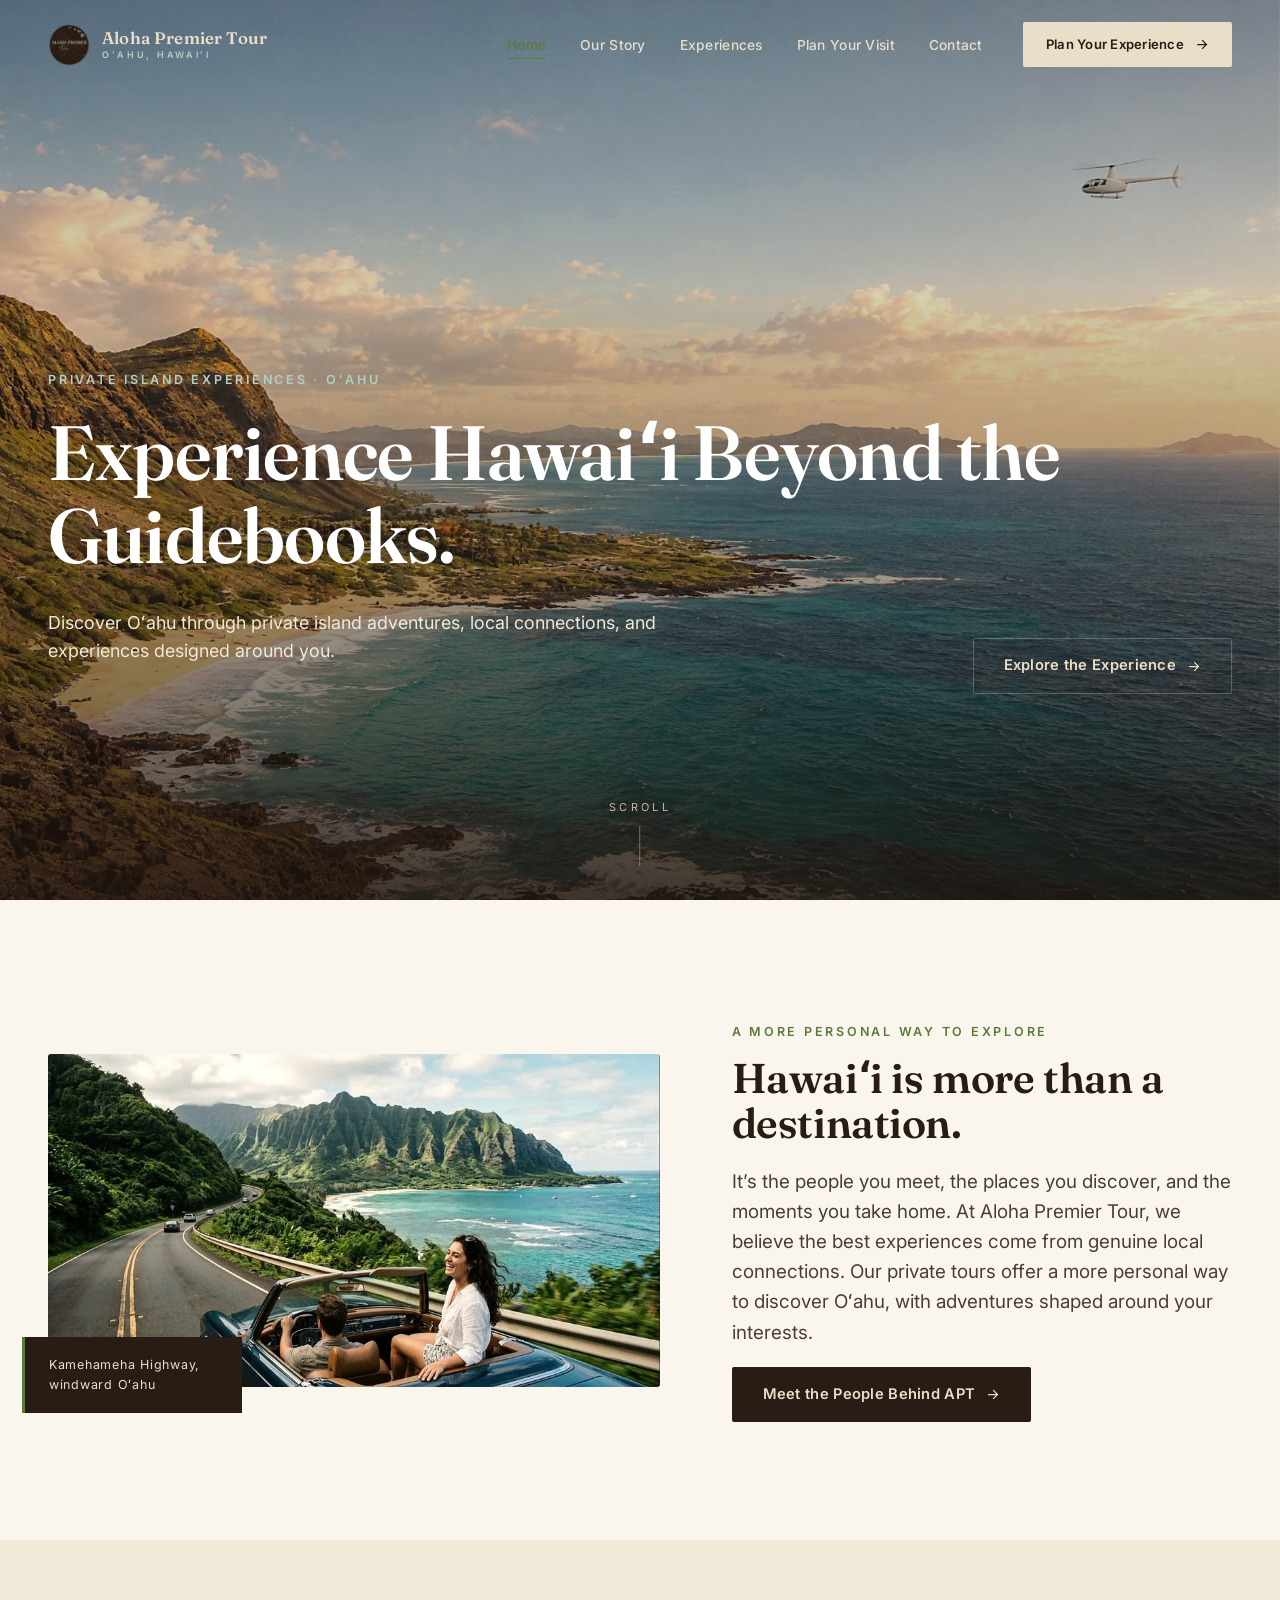
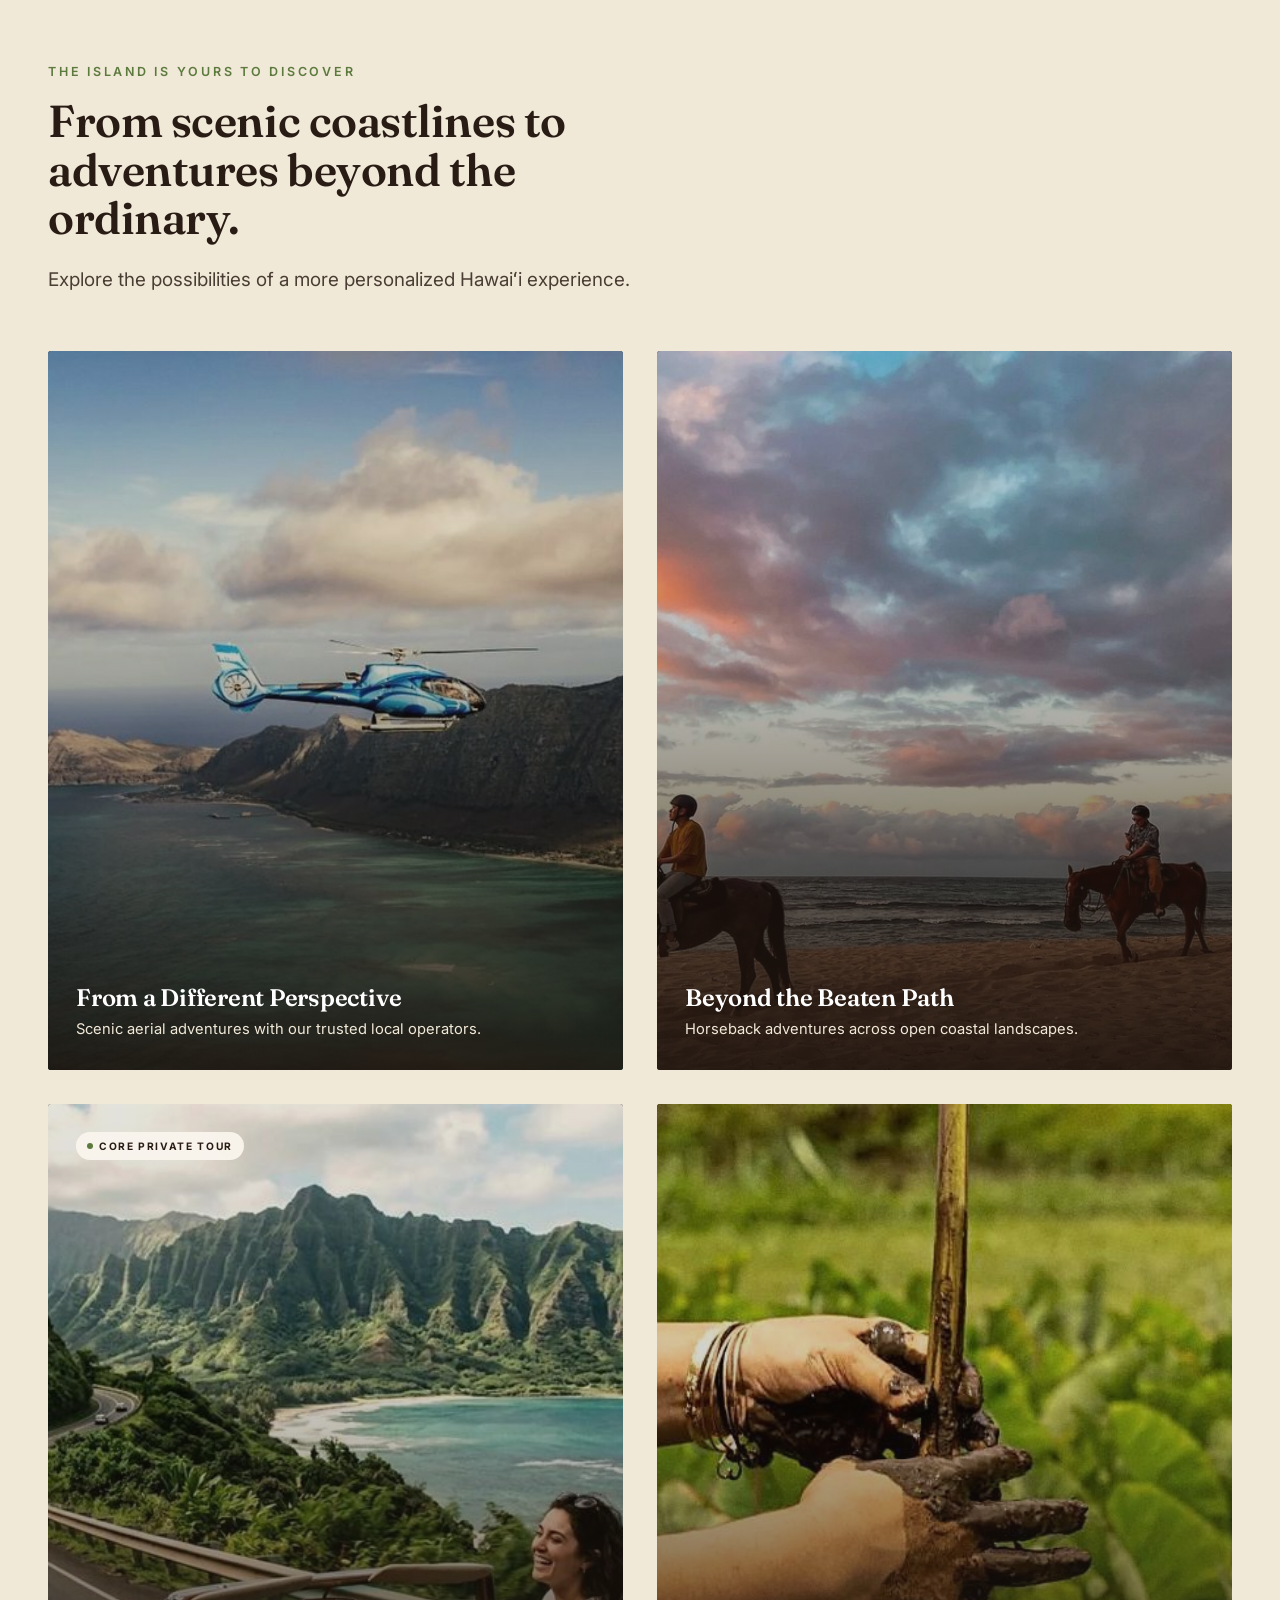
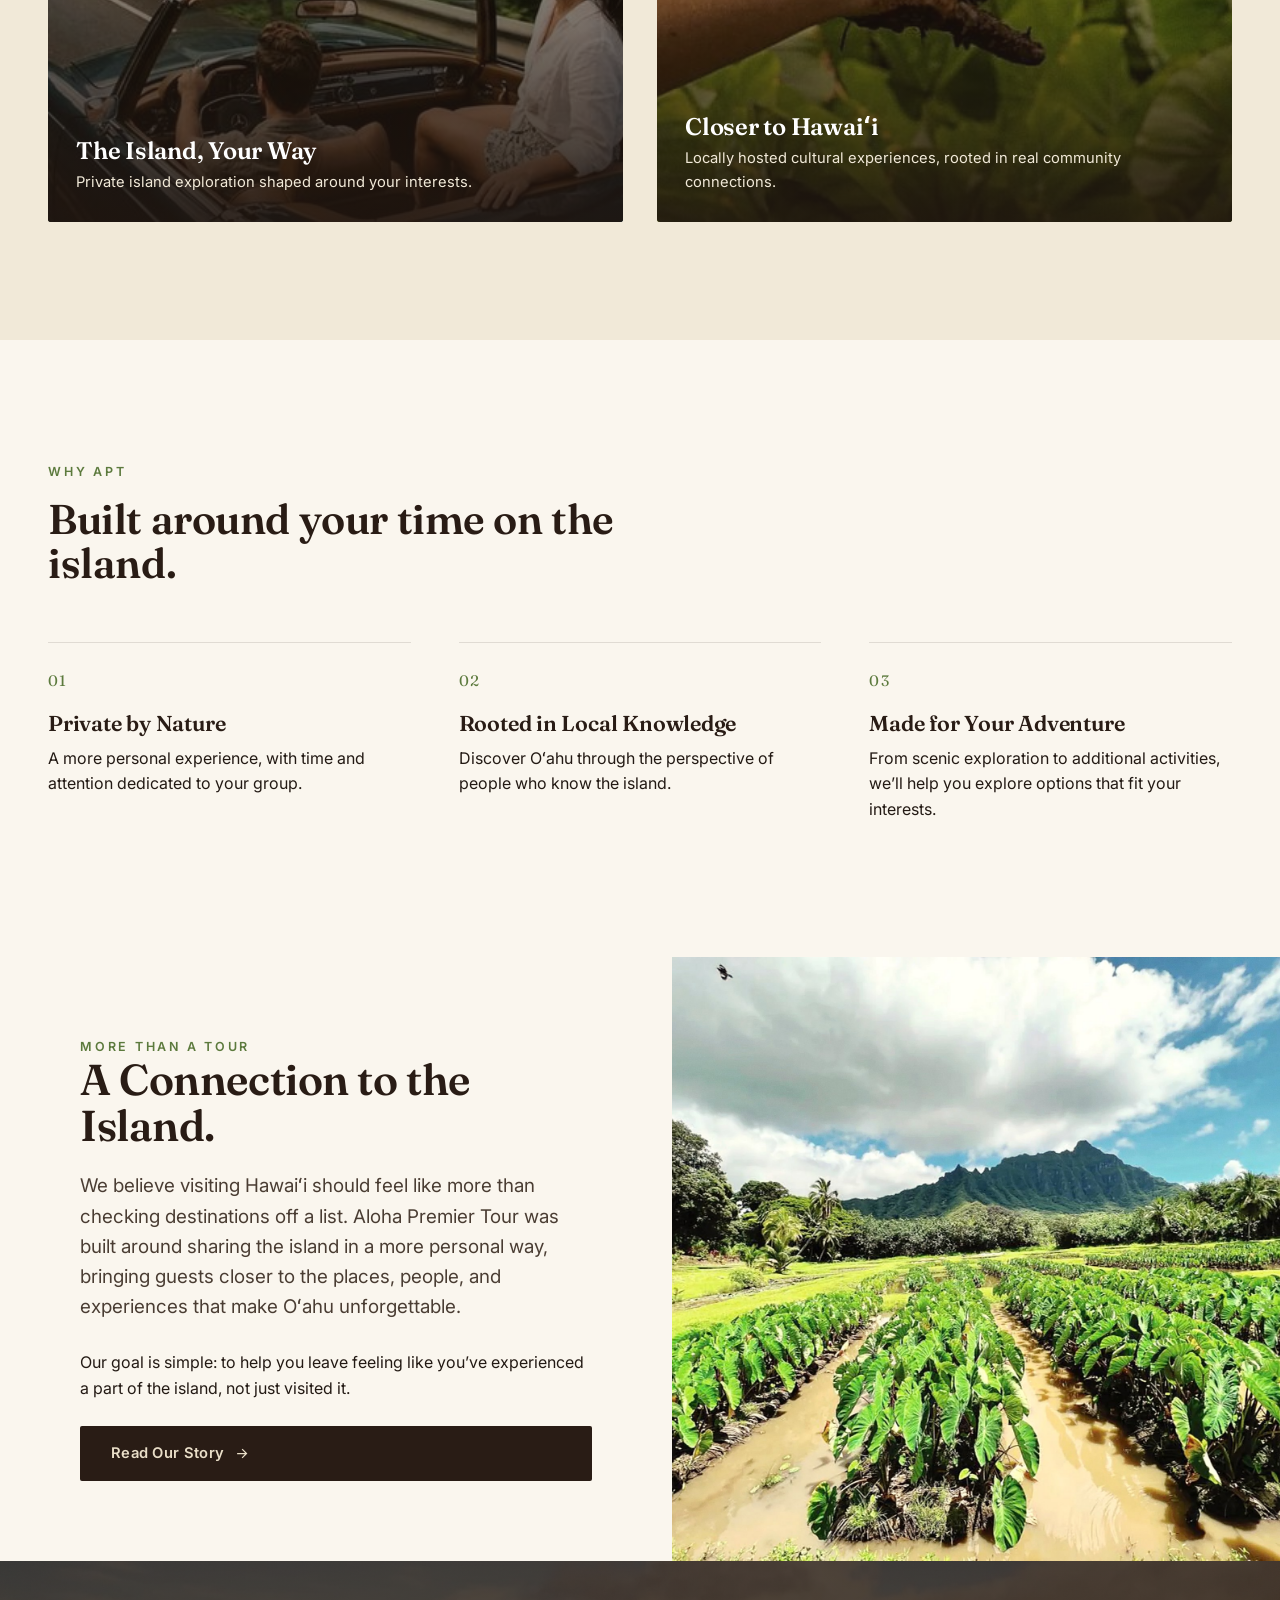
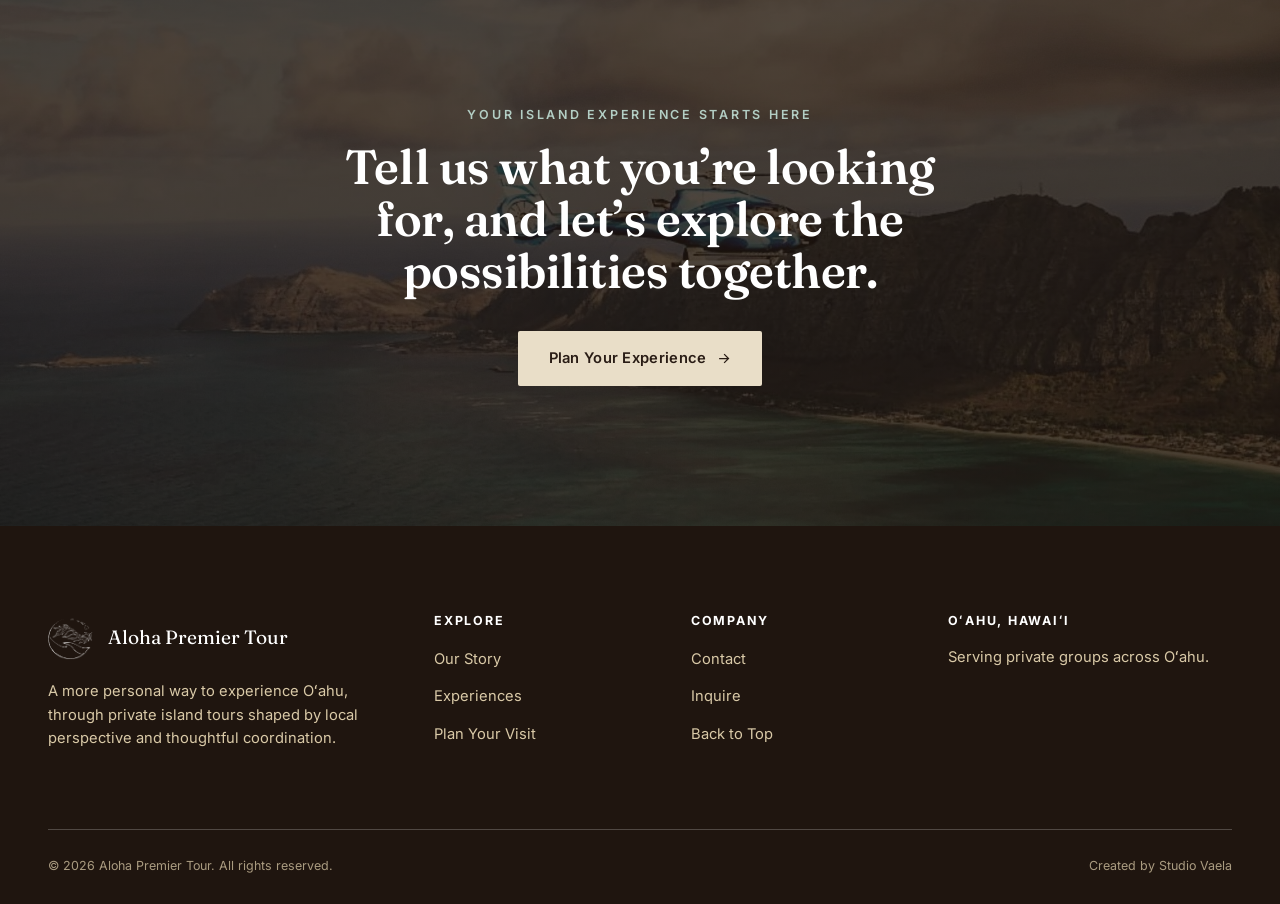
<file: index.html>
<!DOCTYPE html>
<html lang="en">
<head>
<meta charset="UTF-8">
<meta name="viewport" content="width=device-width, initial-scale=1.0">
<title>Aloha Premier Tour | Private Oʻahu Island Experiences</title>
<meta name="description" content="A more personal way to discover Oʻahu. Private island tours with local perspective and thoughtful coordination.">
<link rel="icon" href="assets/img/logo/logo-primary.png">
<link rel="preconnect" href="https://fonts.googleapis.com">
<link rel="preconnect" href="https://fonts.gstatic.com" crossorigin>
<link href="https://fonts.googleapis.com/css2?family=Fraunces:ital,wght@0,400;0,500;0,600;1,500&family=Inter:wght@400;500;600;700&display=swap" rel="stylesheet">
<link rel="stylesheet" href="assets/css/style.css">
</head>
<body class="on-dark-hero">

<!-- ================= HEADER ================= -->
<header class="site-header">
  <div class="container">
    <a href="index.html" class="brand">
      <img src="assets/img/logo/logo-primary.png" alt="Aloha Premier Tour">
      <span class="brand-word">Aloha Premier Tour<small>O&#699;AHU, HAWAI&#699;I</small></span>
    </a>
    <nav class="main-nav" id="main-nav">
      <ul>
        <li><a href="index.html" data-nav="index.html">Home</a></li>
        <li><a href="our-story.html" data-nav="our-story.html">Our Story</a></li>
        <li><a href="experiences.html" data-nav="experiences.html">Experiences</a></li>
        <li><a href="plan-your-visit.html" data-nav="plan-your-visit.html">Plan Your Visit</a></li>
        <li><a href="contact.html" data-nav="contact.html">Contact</a></li>
      </ul>
      <div class="nav-cta">
        <a href="plan-your-visit.html" class="btn btn-primary">
          Plan Your Experience
          <svg viewBox="0 0 24 24" fill="none" stroke="currentColor" stroke-width="2"><path d="M5 12h14M13 5l7 7-7 7"/></svg>
        </a>
      </div>
    </nav>
    <button class="menu-toggle" id="menu-toggle" aria-label="Toggle menu" aria-expanded="false">
      <span></span><span></span>
    </button>
  </div>
</header>

<!-- ================= HERO ================= -->
<section class="hero">
  <div class="hero-media">
    <img src="assets/img/graded/aerial-makapuu-sunset.jpg" alt="Dramatic Oʻahu coastline at sunset">
  </div>
  <div class="hero-content">
    <div class="container">
      <span class="eyebrow on-dark">Private Island Experiences &middot; O&#699;ahu</span>
      <h1>Experience Hawai&#699;i Beyond the Guidebooks.</h1>
      <div class="hero-body">
        <p>Discover O&#699;ahu through private island adventures, local connections, and experiences designed around you.</p>
        <a href="experiences.html" class="btn btn-line">
          Explore the Experience
          <svg viewBox="0 0 24 24" fill="none" stroke="currentColor" stroke-width="2"><path d="M5 12h14M13 5l7 7-7 7"/></svg>
        </a>
      </div>
    </div>
  </div>
  <div class="hero-scroll"><span>Scroll</span><span class="line"></span></div>
</section>

<!-- ================= INTRODUCTION ================= -->
<section class="bg-offwhite">
  <div class="container">
    <div class="intro-grid">
      <div class="intro-media reveal">
        <img src="assets/img/cards/convertible-coast-road.jpg" alt="Driving the coastal highway along Oʻahu's windward ridgelines">
        <div class="frame-tag">Kamehameha Highway, windward O&#699;ahu</div>
      </div>
      <div class="reveal">
        <span class="eyebrow">A More Personal Way to Explore</span>
        <h2 style="font-size:clamp(1.9rem,3.4vw,2.6rem); margin-top:.3em;">Hawai&#699;i is more than a destination.</h2>
        <p class="lede">It&rsquo;s the people you meet, the places you discover, and the moments you take home. At Aloha Premier Tour, we believe the best experiences come from genuine local connections. Our private tours offer a more personal way to discover O&#699;ahu, with adventures shaped around your interests.</p>
        <a href="our-story.html" class="btn btn-dark">
          Meet the People Behind APT
          <svg viewBox="0 0 24 24" fill="none" stroke="currentColor" stroke-width="2"><path d="M5 12h14M13 5l7 7-7 7"/></svg>
        </a>
      </div>
    </div>
  </div>
</section>

<!-- ================= EXPERIENCE PREVIEWS ================= -->
<section class="bg-sand">
  <div class="container">
    <div class="section-head reveal">
      <span class="eyebrow">The Island Is Yours to Discover</span>
      <h2 style="font-size:clamp(2rem,3.6vw,2.8rem); margin-top:.3em;">From scenic coastlines to adventures beyond the ordinary.</h2>
      <p class="lede">Explore the possibilities of a more personalized Hawai&#699;i experience.</p>
    </div>

    <div class="exp-grid">
      <div class="exp-card reveal">
        <img src="assets/img/cards/aerial-waimanalo.jpg" alt="Helicopter above the Oʻahu coastline">
        <div class="exp-card-content">
          <h3>From a Different Perspective</h3>
          <p>Scenic aerial adventures with our trusted local operators.</p>
        </div>
      </div>
      <div class="exp-card reveal">
        <img src="assets/img/cards/horseback-sunset-trio.jpg" alt="Horseback riding along an Oʻahu beach at sunset">
        <div class="exp-card-content">
          <h3>Beyond the Beaten Path</h3>
          <p>Horseback adventures across open coastal landscapes.</p>
        </div>
      </div>
      <div class="exp-card reveal">
        <img src="assets/img/cards/convertible-coast-road.jpg" alt="Private coastal drive on Oʻahu">
        <div class="exp-card-content">
          <span class="concept-pill">Core Private Tour</span>
          <h3>The Island, Your Way</h3>
          <p>Private island exploration shaped around your interests.</p>
        </div>
      </div>
      <div class="exp-card reveal">
        <img src="assets/img/cards/cultural-hands-taro.jpg" alt="Hands tending a taro patch, a genuine local practice">
        <div class="exp-card-content">
          <h3>Closer to Hawai&#699;i</h3>
          <p>Locally hosted cultural experiences, rooted in real community connections.</p>
        </div>
      </div>
    </div>
  </div>
</section>

<!-- ================= WHY APT ================= -->
<section class="bg-offwhite">
  <div class="container">
    <div class="section-head reveal">
      <span class="eyebrow">Why APT</span>
      <h2 style="font-size:clamp(2rem,3.6vw,2.6rem); margin-top:.3em;">Built around your time on the island.</h2>
    </div>
    <div class="why-grid">
      <div class="why-item reveal">
        <span class="num">01</span>
        <h3>Private by Nature</h3>
        <p>A more personal experience, with time and attention dedicated to your group.</p>
      </div>
      <div class="why-item reveal">
        <span class="num">02</span>
        <h3>Rooted in Local Knowledge</h3>
        <p>Discover O&#699;ahu through the perspective of people who know the island.</p>
      </div>
      <div class="why-item reveal">
        <span class="num">03</span>
        <h3>Made for Your Adventure</h3>
        <p>From scenic exploration to additional activities, we&rsquo;ll help you explore options that fit your interests.</p>
      </div>
    </div>
  </div>
</section>

<!-- ================= ABOUT PREVIEW ================= -->
<section class="split reverse" style="padding:0;">
  <div class="split-media reveal">
    <img src="assets/img/graded/taro-fields-mountain.jpg" alt="Lush taro fields beneath the windward Oʻahu mountains">
  </div>
  <div class="split-copy bg-offwhite reveal">
    <span class="eyebrow">More Than a Tour</span>
    <h2 style="font-size:clamp(2rem,3.4vw,2.7rem);">A Connection to the Island.</h2>
    <p class="lede">We believe visiting Hawai&#699;i should feel like more than checking destinations off a list. Aloha Premier Tour was built around sharing the island in a more personal way, bringing guests closer to the places, people, and experiences that make O&#699;ahu unforgettable.</p>
    <p>Our goal is simple: to help you leave feeling like you&rsquo;ve experienced a part of the island, not just visited it.</p>
    <a href="our-story.html" class="btn btn-dark" style="margin-top:8px;">
      Read Our Story
      <svg viewBox="0 0 24 24" fill="none" stroke="currentColor" stroke-width="2"><path d="M5 12h14M13 5l7 7-7 7"/></svg>
    </a>
  </div>
</section>

<!-- ================= FINAL CTA ================= -->
<section class="cta-band">
  <div class="bg-img"><img src="assets/img/graded/aerial-waimanalo.jpg" alt="Oʻahu coastline from above"></div>
  <div class="container inner reveal">
    <span class="eyebrow on-dark">Your Island Experience Starts Here</span>
    <h2 style="margin-top:.3em;">Tell us what you&rsquo;re looking for, and let&rsquo;s explore the possibilities together.</h2>
    <div class="actions">
      <a href="plan-your-visit.html" class="btn btn-primary">
        Plan Your Experience
        <svg viewBox="0 0 24 24" fill="none" stroke="currentColor" stroke-width="2"><path d="M5 12h14M13 5l7 7-7 7"/></svg>
      </a>
    </div>
  </div>
</section>

<!-- ================= FOOTER ================= -->
<footer class="site-footer">
  <div class="container">
    <div class="footer-grid">
      <div>
        <a href="index.html" class="footer-brand">
          <img src="assets/img/logo/logo-submark-white.png" alt="">
          <span>Aloha Premier Tour</span>
        </a>
        <p>A more personal way to experience O&#699;ahu, through private island tours shaped by local perspective and thoughtful coordination.</p>
      </div>
      <div>
        <h4>Explore</h4>
        <ul>
          <li><a href="our-story.html">Our Story</a></li>
          <li><a href="experiences.html">Experiences</a></li>
          <li><a href="plan-your-visit.html">Plan Your Visit</a></li>
        </ul>
      </div>
      <div>
        <h4>Company</h4>
        <ul>
          <li><a href="contact.html">Contact</a></li>
          <li><a href="plan-your-visit.html">Inquire</a></li>
          <li><a href="#top">Back to Top</a></li>
        </ul>
      </div>
      <div>
        <h4>O&#699;ahu, Hawai&#699;i</h4>
        <p>Serving private groups across O&#699;ahu.</p>
      </div>
    </div>
    <div class="footer-bottom">
      <span>&copy; 2026 Aloha Premier Tour. All rights reserved.</span>
      <span>Created by Studio Vaela</span>
    </div>
  </div>
</footer>

<script src="assets/js/main.js"></script>
</body>
</html>
</file>
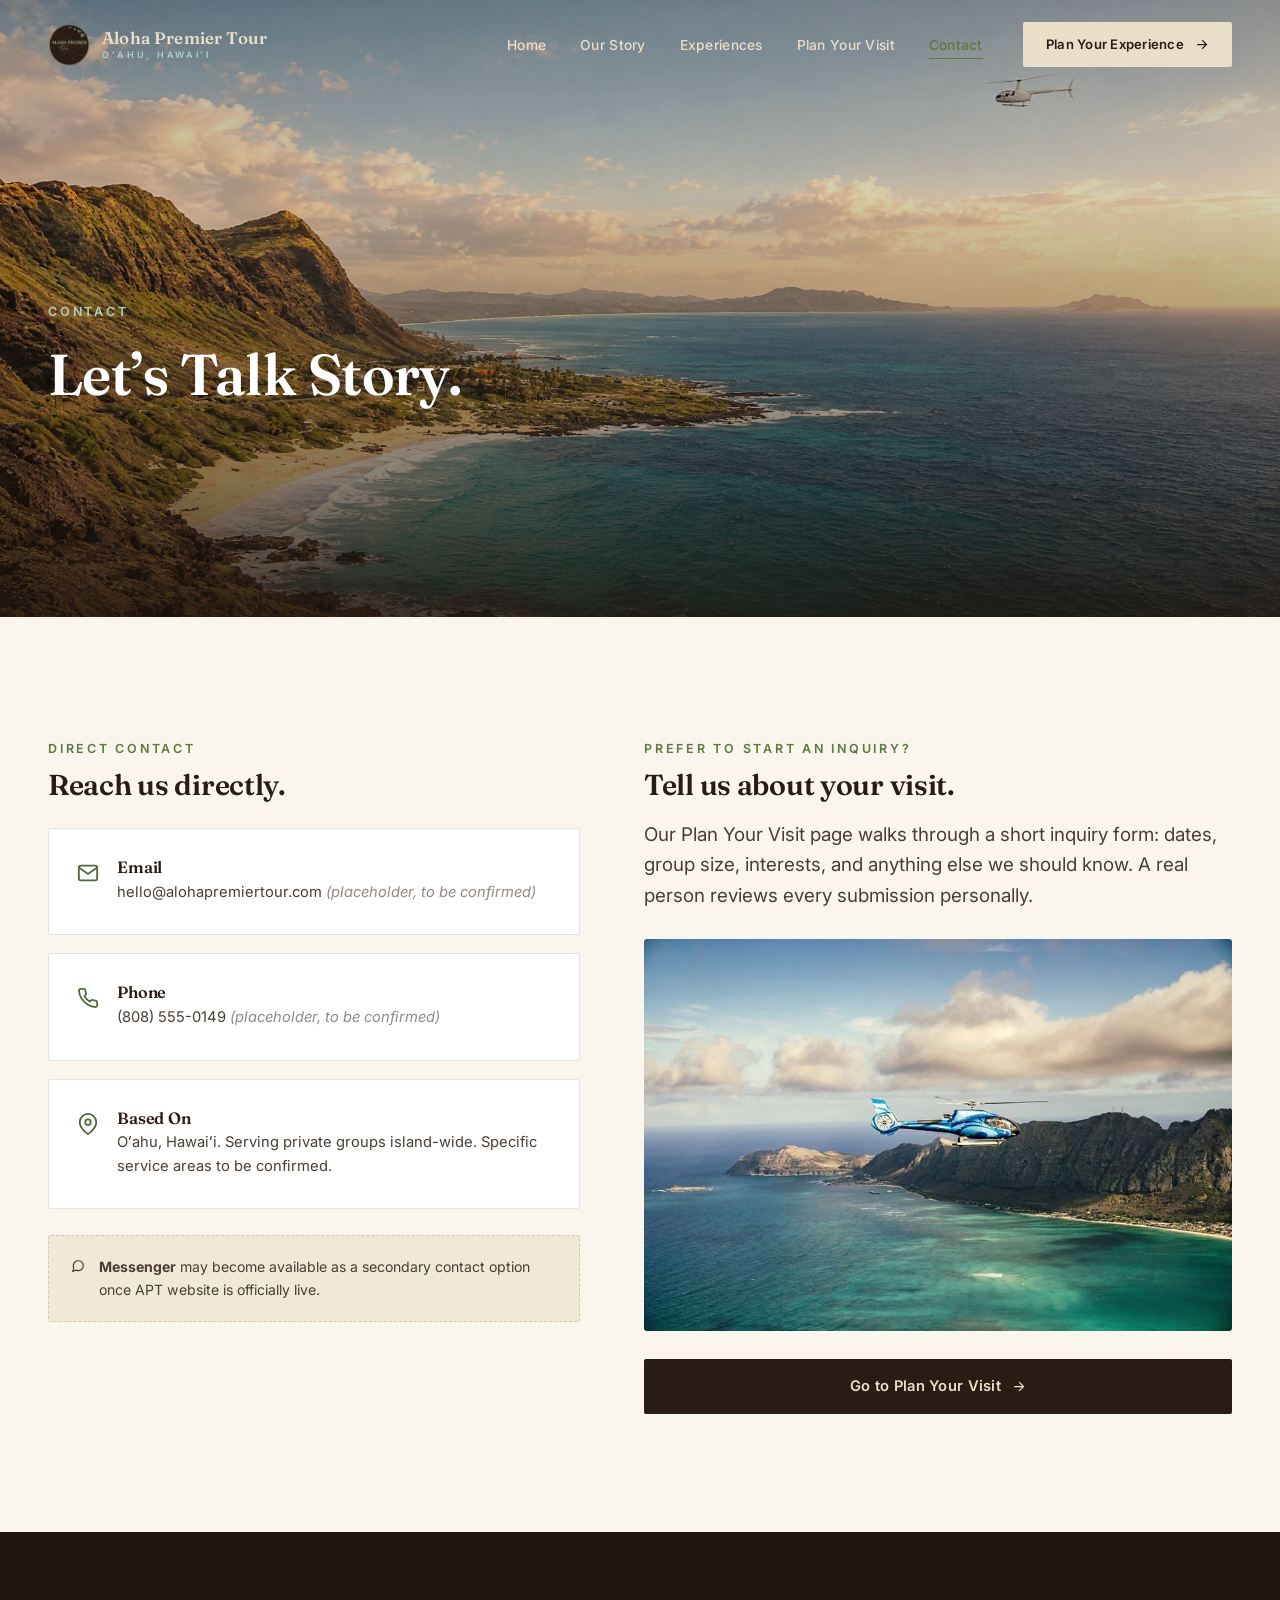
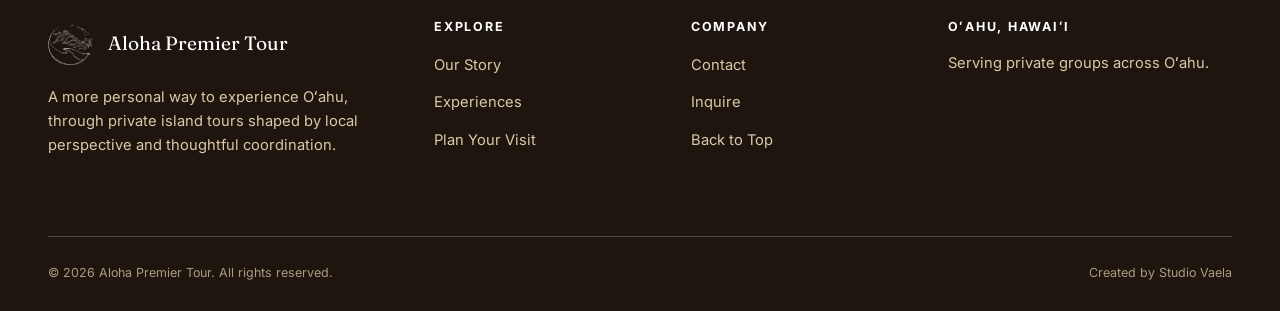
<file: contact.html>
<!DOCTYPE html>
<html lang="en">
<head>
<meta charset="UTF-8">
<meta name="viewport" content="width=device-width, initial-scale=1.0">
<title>Contact | Aloha Premier Tour</title>
<meta name="description" content="Get in touch with Aloha Premier Tour about private Oʻahu island experiences.">
<link rel="icon" href="assets/img/logo/logo-primary.png">
<link rel="preconnect" href="https://fonts.googleapis.com">
<link rel="preconnect" href="https://fonts.gstatic.com" crossorigin>
<link href="https://fonts.googleapis.com/css2?family=Fraunces:ital,wght@0,400;0,500;0,600;1,500&family=Inter:wght@400;500;600;700&display=swap" rel="stylesheet">
<link rel="stylesheet" href="assets/css/style.css">
</head>
<body class="on-dark-hero">

<header class="site-header">
  <div class="container">
    <a href="index.html" class="brand">
      <img src="assets/img/logo/logo-primary.png" alt="Aloha Premier Tour">
      <span class="brand-word">Aloha Premier Tour<small>O&#699;AHU, HAWAI&#699;I</small></span>
    </a>
    <nav class="main-nav" id="main-nav">
      <ul>
        <li><a href="index.html" data-nav="index.html">Home</a></li>
        <li><a href="our-story.html" data-nav="our-story.html">Our Story</a></li>
        <li><a href="experiences.html" data-nav="experiences.html">Experiences</a></li>
        <li><a href="plan-your-visit.html" data-nav="plan-your-visit.html">Plan Your Visit</a></li>
        <li><a href="contact.html" data-nav="contact.html">Contact</a></li>
      </ul>
      <div class="nav-cta">
        <a href="plan-your-visit.html" class="btn btn-primary">
          Plan Your Experience
          <svg viewBox="0 0 24 24" fill="none" stroke="currentColor" stroke-width="2"><path d="M5 12h14M13 5l7 7-7 7"/></svg>
        </a>
      </div>
    </nav>
    <button class="menu-toggle" id="menu-toggle" aria-label="Toggle menu" aria-expanded="false">
      <span></span><span></span>
    </button>
  </div>
</header>

<section class="page-hero" style="min-height:48vh;">
  <div class="hero-media">
    <img src="assets/img/graded/aerial-makapuu-sunset.jpg" alt="Oʻahu coastline at dusk">
  </div>
  <div class="hero-content">
    <div class="container">
      <span class="eyebrow on-dark">Contact</span>
      <h1>Let&rsquo;s Talk Story.</h1>
    </div>
  </div>
</section>

<section class="bg-offwhite">
  <div class="container">
    <div class="contact-grid">
      <div class="reveal">
        <span class="eyebrow">Direct Contact</span>
        <h2 style="font-size:1.8rem;margin-top:.3em;margin-bottom:28px;">Reach us directly.</h2>

        <div class="contact-card">
          <svg viewBox="0 0 24 24" fill="none" stroke="currentColor" stroke-width="2"><path d="M4 4h16v16H4z" opacity="0"/><path d="M22 6l-10 7L2 6"/><rect x="2" y="4" width="20" height="16" rx="2"/></svg>
          <div>
            <h4>Email</h4>
            <p>hello@alohapremiertour.com <em style="opacity:.6;">(placeholder, to be confirmed)</em></p>
          </div>
        </div>

        <div class="contact-card">
          <svg viewBox="0 0 24 24" fill="none" stroke="currentColor" stroke-width="2"><path d="M22 16.92v3a2 2 0 0 1-2.18 2 19.79 19.79 0 0 1-8.63-3.07 19.5 19.5 0 0 1-6-6 19.79 19.79 0 0 1-3.07-8.67A2 2 0 0 1 4.11 2h3a2 2 0 0 1 2 1.72c.127.96.361 1.903.7 2.81a2 2 0 0 1-.45 2.11L8.09 9.91a16 16 0 0 0 6 6l1.27-1.27a2 2 0 0 1 2.11-.45c.907.339 1.85.573 2.81.7A2 2 0 0 1 22 16.92z"/></svg>
          <div>
            <h4>Phone</h4>
            <p>(808) 555-0149 <em style="opacity:.6;">(placeholder, to be confirmed)</em></p>
          </div>
        </div>

        <div class="contact-card">
          <svg viewBox="0 0 24 24" fill="none" stroke="currentColor" stroke-width="2"><path d="M21 10c0 7-9 13-9 13s-9-6-9-13a9 9 0 0 1 18 0z"/><circle cx="12" cy="10" r="3"/></svg>
          <div>
            <h4>Based On</h4>
            <p>O&#699;ahu, Hawai&#699;i. Serving private groups island-wide. Specific service areas to be confirmed.</p>
          </div>
        </div>

        <div class="messenger-note" style="margin-top:26px;">
          <svg viewBox="0 0 24 24" width="20" height="20" fill="none" stroke="currentColor" stroke-width="2"><path d="M21 11.5a8.38 8.38 0 0 1-.9 3.8 8.5 8.5 0 0 1-7.6 4.7 8.38 8.38 0 0 1-3.8-.9L3 21l1.9-5.7a8.38 8.38 0 0 1-.9-3.8 8.5 8.5 0 0 1 4.7-7.6 8.38 8.38 0 0 1 3.8-.9h.5a8.48 8.48 0 0 1 8 8v.5z"/></svg>
          <span><strong>Messenger</strong> may become available as a secondary contact option once APT website is officially live.</span>
        </div>
      </div>

      <div class="reveal">
        <span class="eyebrow">Prefer to Start an Inquiry?</span>
        <h2 style="font-size:1.8rem;margin-top:.3em;margin-bottom:20px;">Tell us about your visit.</h2>
        <p class="lede" style="margin-bottom:28px;">Our Plan Your Visit page walks through a short inquiry form: dates, group size, interests, and anything else we should know. A real person reviews every submission personally.</p>
        <div class="intro-media" style="margin-bottom:28px;">
          <img src="assets/img/cards/aerial-waimanalo.jpg" alt="Oʻahu coastline from above">
        </div>
        <a href="plan-your-visit.html" class="btn btn-dark btn-block">
          Go to Plan Your Visit
          <svg viewBox="0 0 24 24" fill="none" stroke="currentColor" stroke-width="2"><path d="M5 12h14M13 5l7 7-7 7"/></svg>
        </a>
      </div>
    </div>
  </div>
</section>

<footer class="site-footer">
  <div class="container">
    <div class="footer-grid">
      <div>
        <a href="index.html" class="footer-brand">
          <img src="assets/img/logo/logo-submark-white.png" alt="">
          <span>Aloha Premier Tour</span>
        </a>
        <p>A more personal way to experience O&#699;ahu, through private island tours shaped by local perspective and thoughtful coordination.</p>
      </div>
      <div>
        <h4>Explore</h4>
        <ul>
          <li><a href="our-story.html">Our Story</a></li>
          <li><a href="experiences.html">Experiences</a></li>
          <li><a href="plan-your-visit.html">Plan Your Visit</a></li>
        </ul>
      </div>
      <div>
        <h4>Company</h4>
        <ul>
          <li><a href="contact.html">Contact</a></li>
          <li><a href="plan-your-visit.html">Inquire</a></li>
          <li><a href="#top">Back to Top</a></li>
        </ul>
      </div>
      <div>
        <h4>O&#699;ahu, Hawai&#699;i</h4>
        <p>Serving private groups across O&#699;ahu.</p>
      </div>
    </div>
    <div class="footer-bottom">
      <span>&copy; 2026 Aloha Premier Tour. All rights reserved.</span>
      <span>Created by Studio Vaela</span>
    </div>
  </div>
</footer>

<script src="assets/js/main.js"></script>
</body>
</html>
</file>
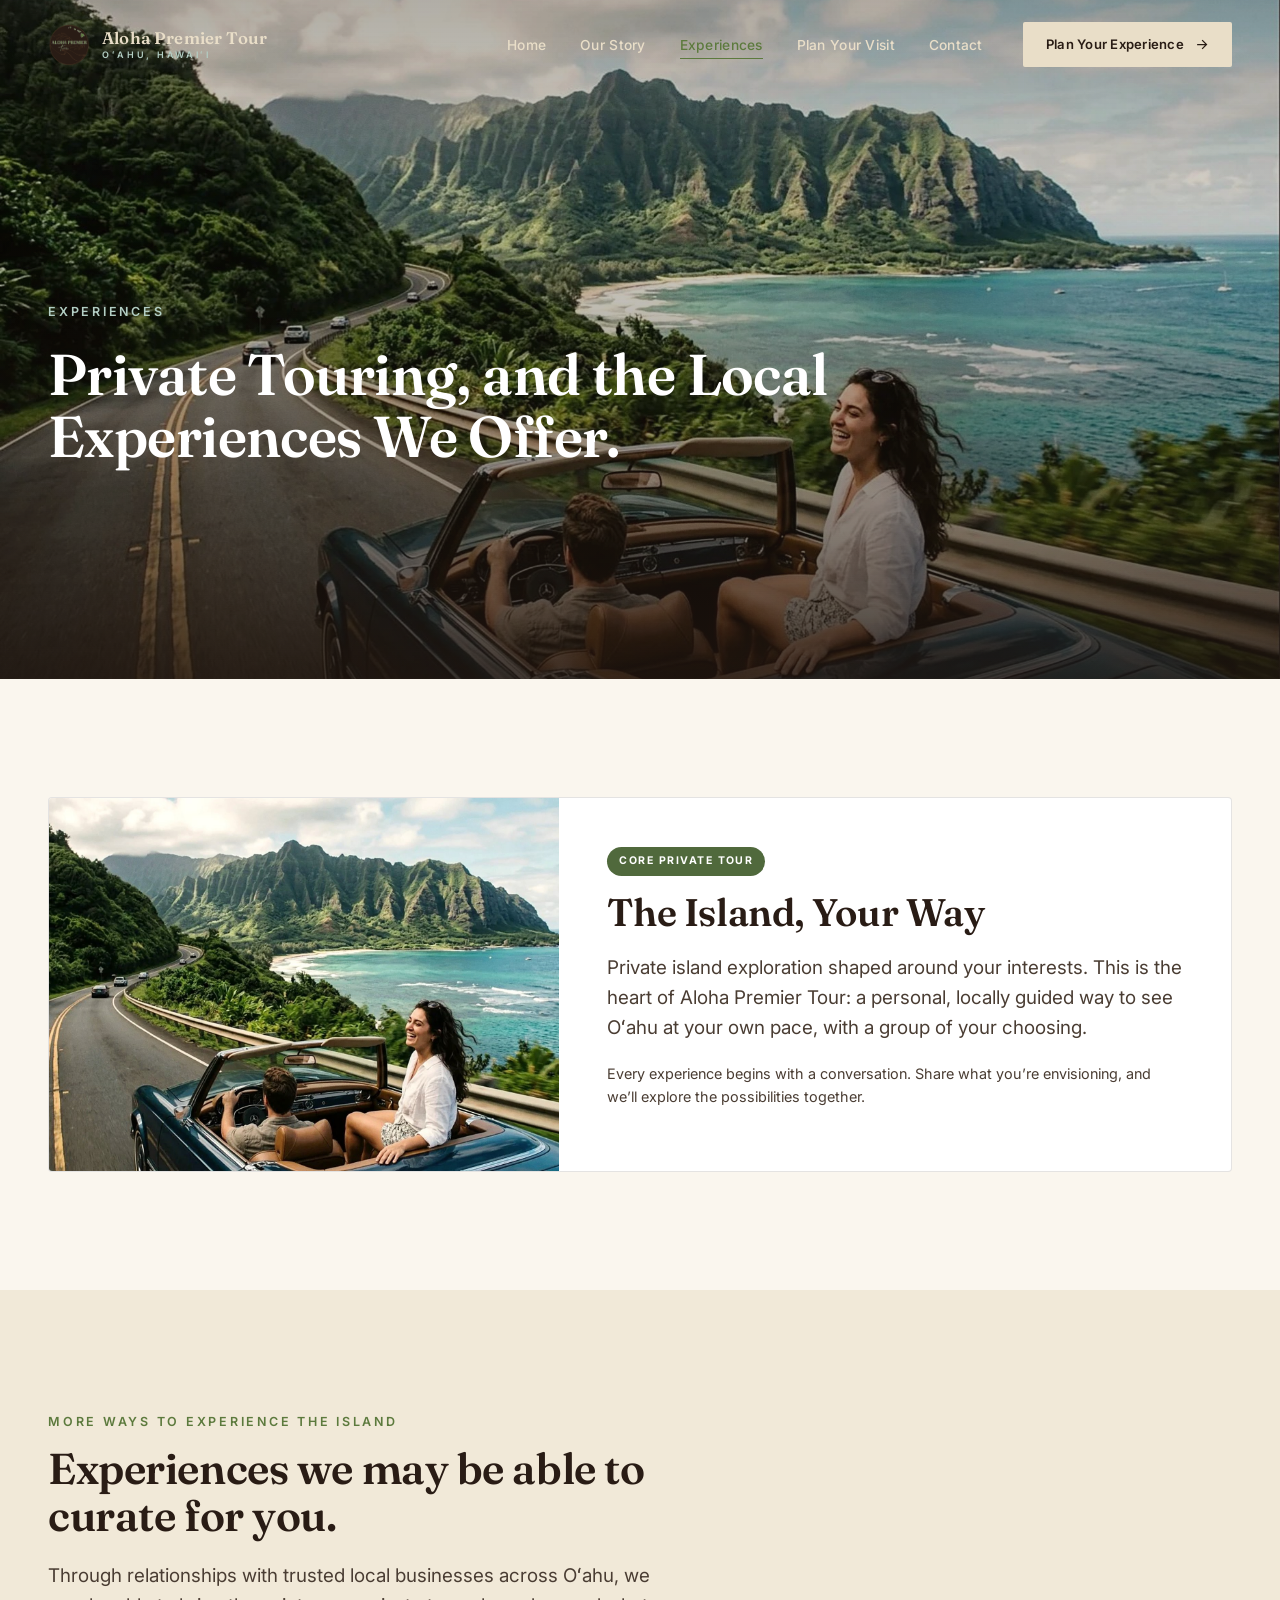
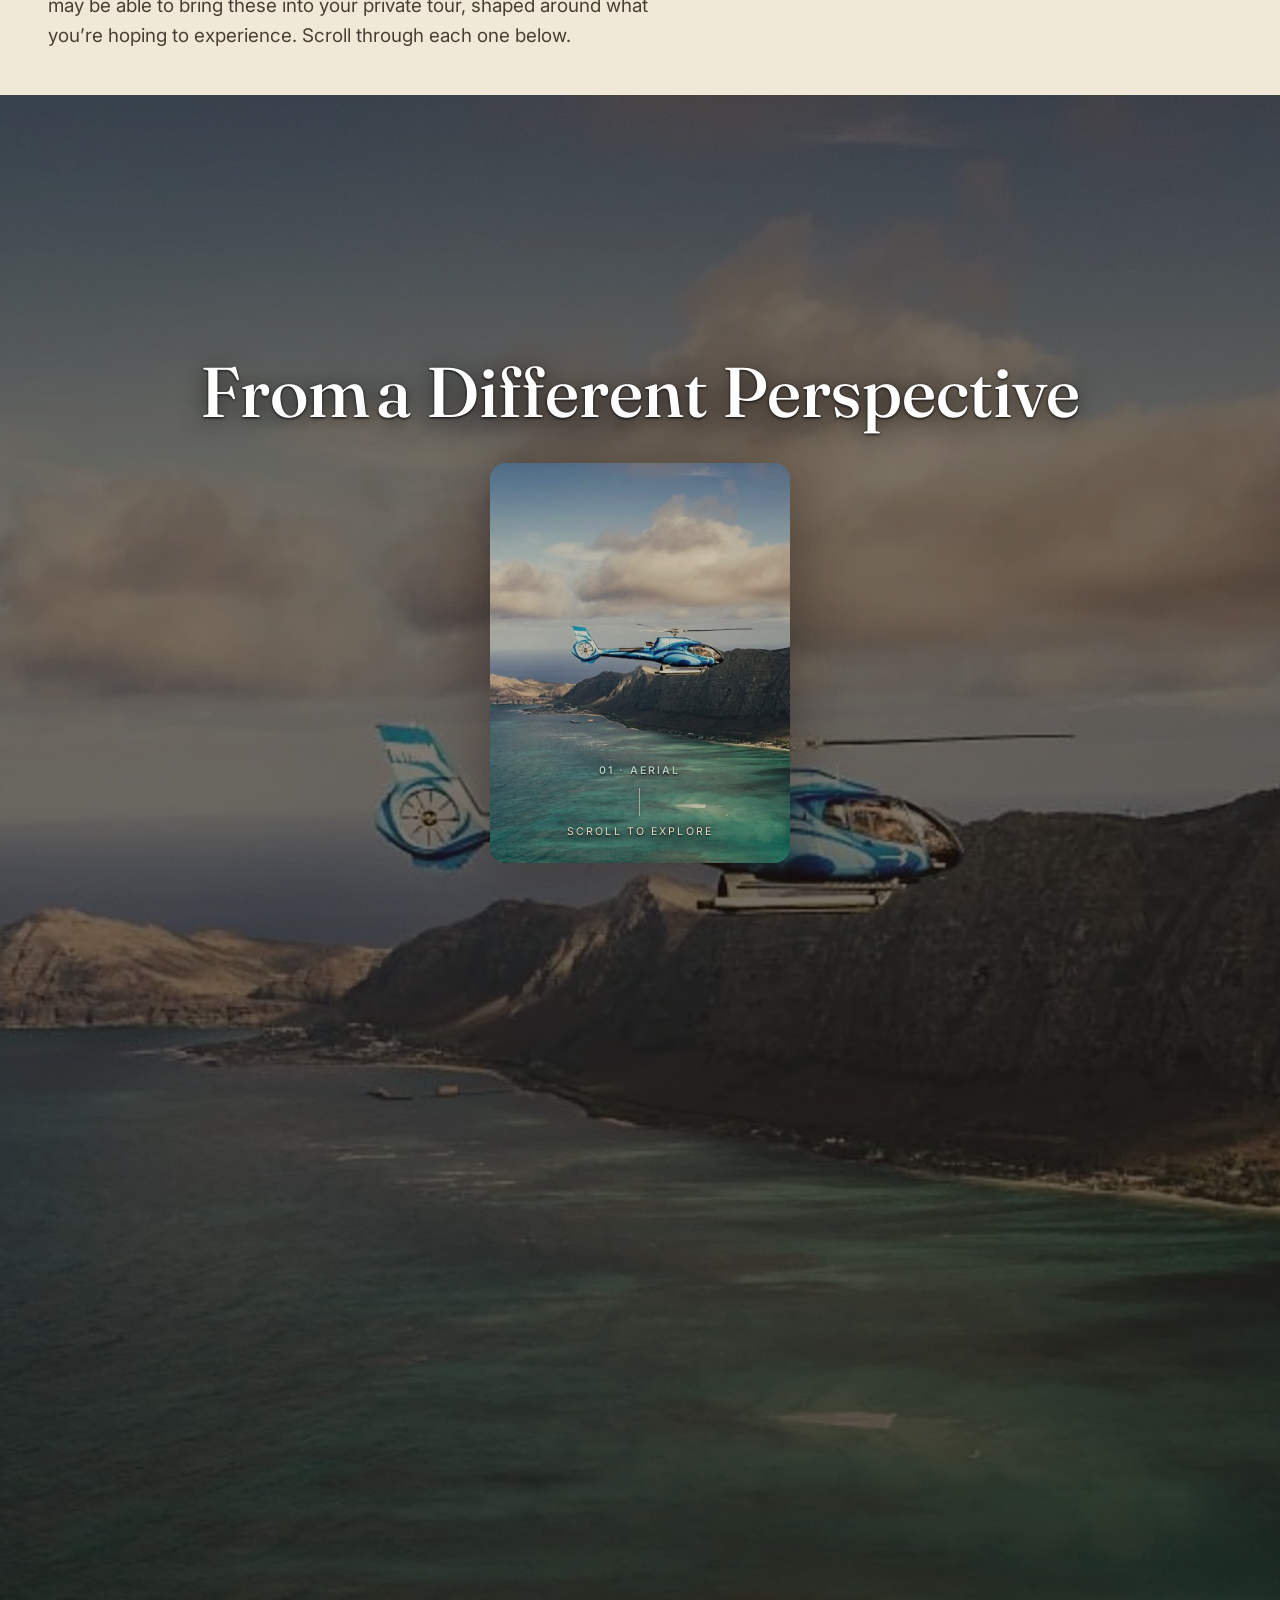
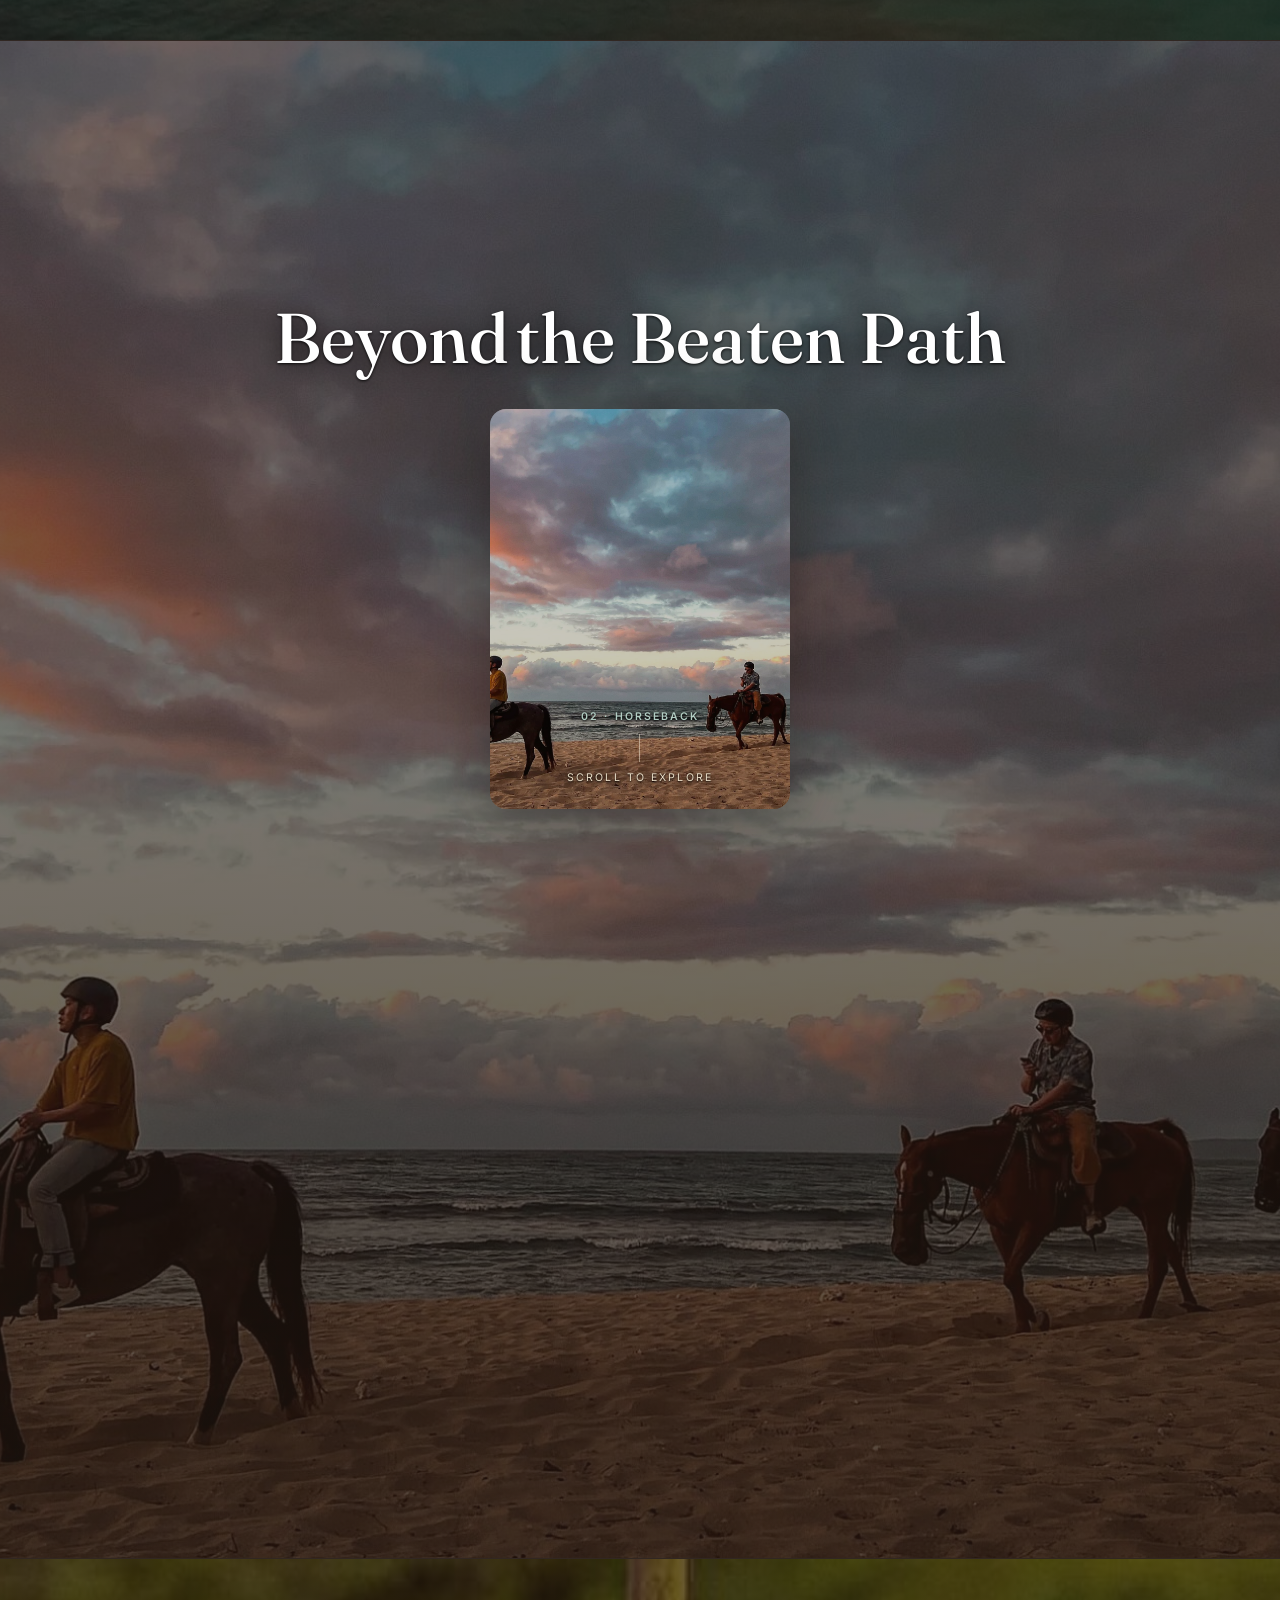
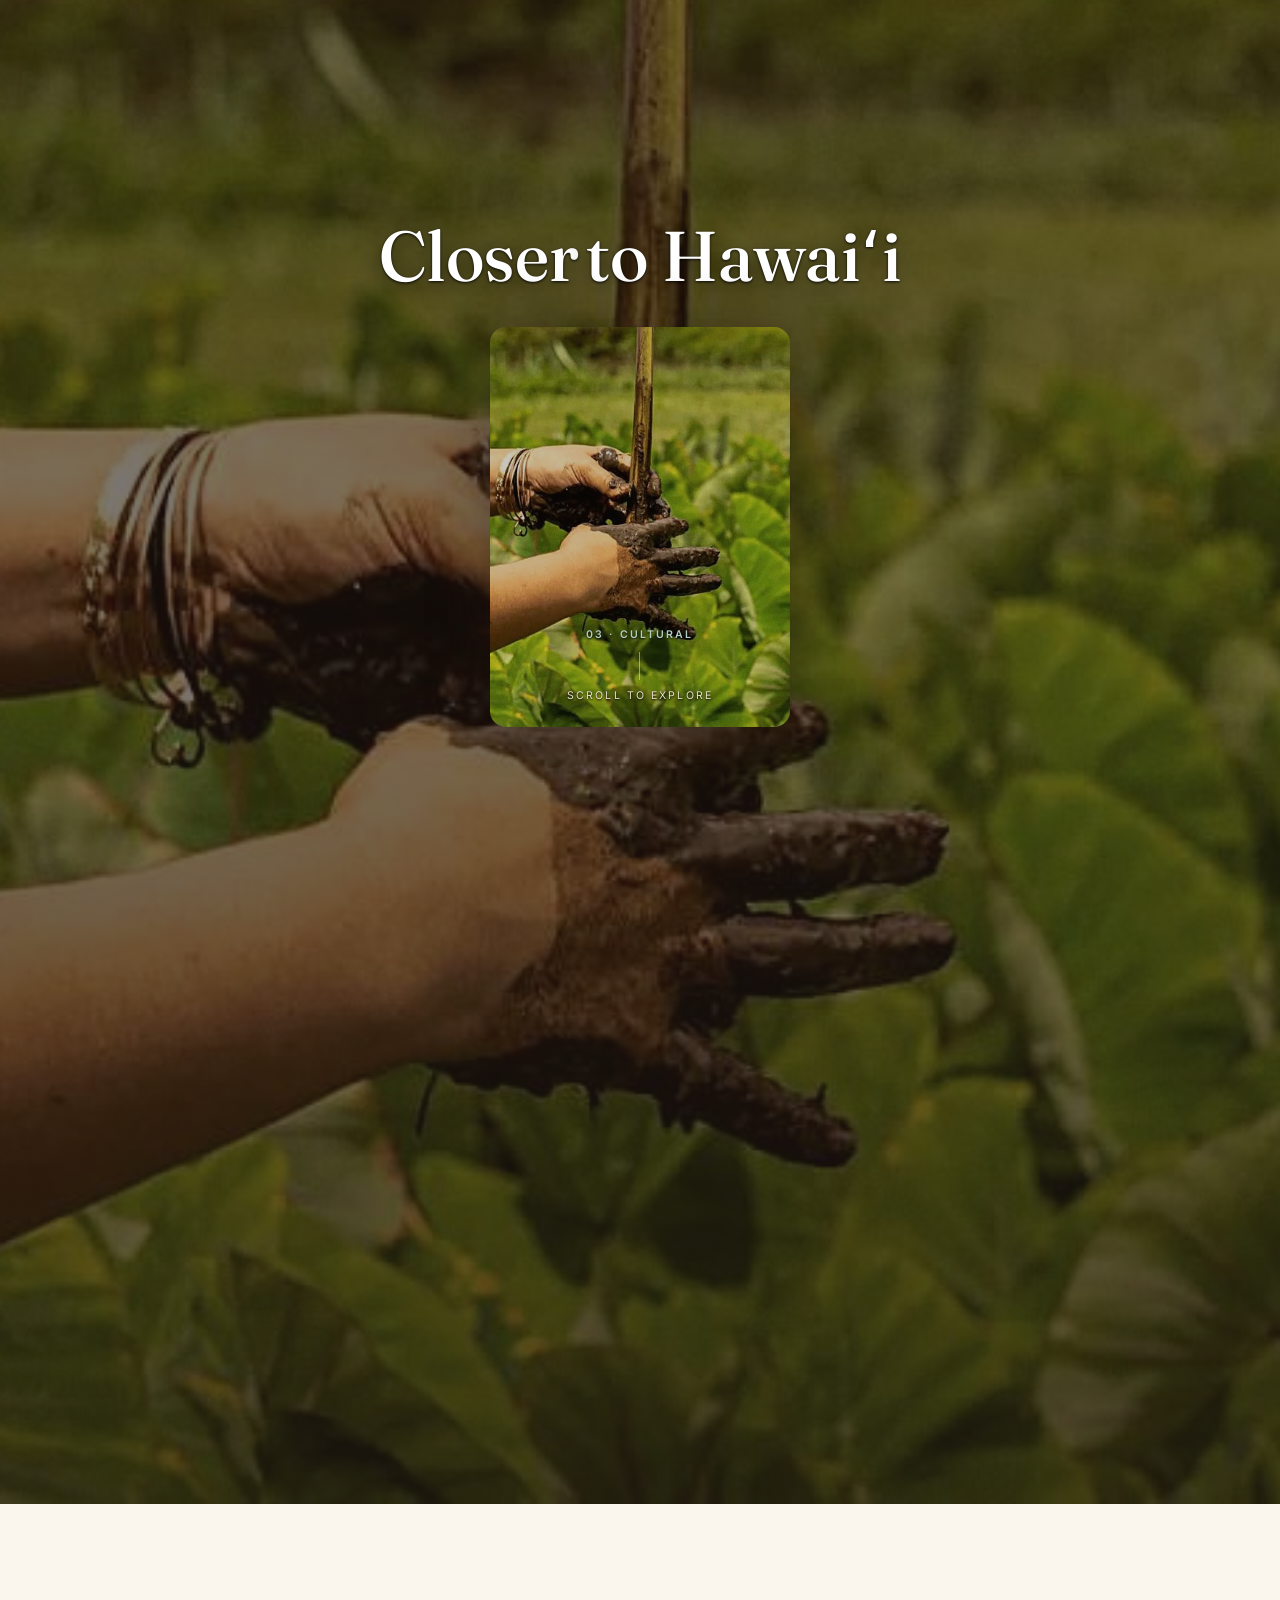
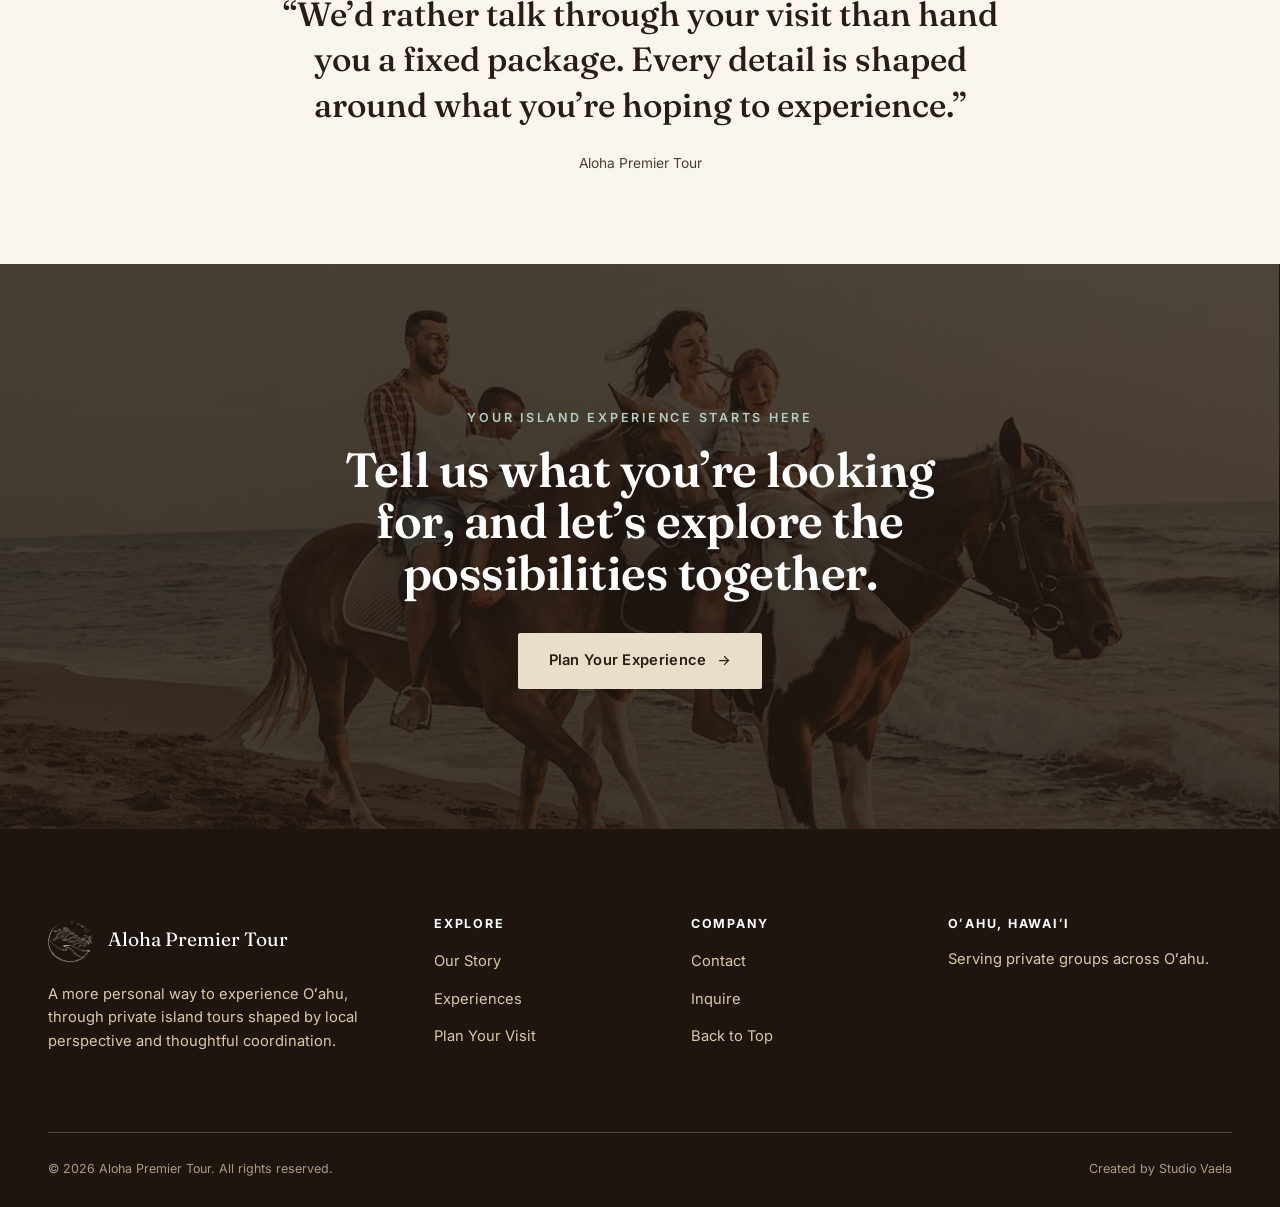
<file: experiences.html>
<!DOCTYPE html>
<html lang="en">
<head>
<meta charset="UTF-8">
<meta name="viewport" content="width=device-width, initial-scale=1.0">
<title>Experiences | Aloha Premier Tour</title>
<meta name="description" content="Private Oʻahu island touring, plus curated experiences across the island.">
<link rel="icon" href="assets/img/logo/logo-primary.png">
<link rel="preconnect" href="https://fonts.googleapis.com">
<link rel="preconnect" href="https://fonts.gstatic.com" crossorigin>
<link href="https://fonts.googleapis.com/css2?family=Fraunces:ital,wght@0,400;0,500;0,600;1,500&family=Inter:wght@400;500;600;700&display=swap" rel="stylesheet">
<link rel="stylesheet" href="assets/css/style.css">
</head>
<body class="on-dark-hero">

<header class="site-header">
  <div class="container">
    <a href="index.html" class="brand">
      <img src="assets/img/logo/logo-primary.png" alt="Aloha Premier Tour">
      <span class="brand-word">Aloha Premier Tour<small>O&#699;AHU, HAWAI&#699;I</small></span>
    </a>
    <nav class="main-nav" id="main-nav">
      <ul>
        <li><a href="index.html" data-nav="index.html">Home</a></li>
        <li><a href="our-story.html" data-nav="our-story.html">Our Story</a></li>
        <li><a href="experiences.html" data-nav="experiences.html">Experiences</a></li>
        <li><a href="plan-your-visit.html" data-nav="plan-your-visit.html">Plan Your Visit</a></li>
        <li><a href="contact.html" data-nav="contact.html">Contact</a></li>
      </ul>
      <div class="nav-cta">
        <a href="plan-your-visit.html" class="btn btn-primary">
          Plan Your Experience
          <svg viewBox="0 0 24 24" fill="none" stroke="currentColor" stroke-width="2"><path d="M5 12h14M13 5l7 7-7 7"/></svg>
        </a>
      </div>
    </nav>
    <button class="menu-toggle" id="menu-toggle" aria-label="Toggle menu" aria-expanded="false">
      <span></span><span></span>
    </button>
  </div>
</header>

<section class="page-hero">
  <div class="hero-media">
    <img src="assets/img/graded/convertible-coast-road.jpg" alt="Dramatic Oʻahu ridgelines and coastline">
  </div>
  <div class="hero-content">
    <div class="container">
      <span class="eyebrow on-dark">Experiences</span>
      <h1>Private Touring, and the Local Experiences We Offer.</h1>
    </div>
  </div>
</section>

<!-- ============ CONFIRMED ============ -->
<section class="bg-offwhite">
  <div class="container">
    <div class="confirmed-card reveal">
      <div class="img-wrap">
        <img src="assets/img/graded/convertible-coast-road.jpg" alt="Private scenic drive along the Oʻahu coastline">
      </div>
      <div class="copy">
        <span class="badge-confirmed">Core Private Tour</span>
        <h2 style="font-size:clamp(1.9rem,3.2vw,2.4rem);">The Island, Your Way</h2>
        <p class="lede">Private island exploration shaped around your interests. This is the heart of Aloha Premier Tour: a personal, locally guided way to see O&#699;ahu at your own pace, with a group of your choosing.</p>
        <p style="font-size:.9rem;color:var(--ink-soft);">Every experience begins with a conversation. Share what you&rsquo;re envisioning, and we&rsquo;ll explore the possibilities together.</p>
      </div>
    </div>
  </div>
</section>

<!-- ============ MORE EXPERIENCES ============ -->
<section class="bg-sand" style="padding-bottom:24px;">
  <div class="container">
    <div class="section-head reveal" style="margin-bottom:0;">
      <span class="eyebrow">More Ways to Experience the Island</span>
      <h2 style="font-size:clamp(2rem,3.6vw,2.7rem); margin-top:.3em;">Experiences we may be able to curate for you.</h2>
      <p class="lede">Through relationships with trusted local businesses across O&#699;ahu, we may be able to bring these into your private tour, shaped around what you&rsquo;re hoping to experience. Scroll through each one below.</p>
    </div>
  </div>
</section>

<section class="scroll-expand-section">
  <div class="se-bg"><img src="assets/img/graded/aerial-waimanalo.jpg" alt=""></div>
  <div class="se-stage">
    <div class="se-title">
      <span class="se-title-left">From</span>
      <span class="se-title-right">a Different Perspective</span>
    </div>
    <div class="se-media">
      <img src="assets/img/graded/aerial-waimanalo.jpg" alt="Helicopter above the Oʻahu coastline">
      <div class="se-media-overlay"></div>
      <div class="se-media-caption">
        <span class="se-eyebrow">01 &middot; Aerial</span>
        <span class="se-cue"><span class="line"></span>Scroll to Explore</span>
      </div>
    </div>
  </div>
  <div class="se-content">
    <p>Scenic aerial views of O&#699;ahu&rsquo;s coastline, something we can help bring into your visit.</p>
    <p>From the ridgelines of the windward side to the turquoise water below, seeing the island from above changes how you remember it. We can help coordinate this as part of your private tour.</p>
  </div>
</section>

<section class="scroll-expand-section">
  <div class="se-bg"><img src="assets/img/graded/horseback-sunset-trio.jpg" alt=""></div>
  <div class="se-stage">
    <div class="se-title">
      <span class="se-title-left">Beyond</span>
      <span class="se-title-right">the Beaten Path</span>
    </div>
    <div class="se-media">
      <img src="assets/img/graded/horseback-sunset-trio.jpg" alt="Horseback riding along an Oʻahu beach at sunset">
      <div class="se-media-overlay"></div>
      <div class="se-media-caption">
        <span class="se-eyebrow">02 &middot; Horseback</span>
        <span class="se-cue"><span class="line"></span>Scroll to Explore</span>
      </div>
    </div>
  </div>
  <div class="se-content">
    <p>Horseback adventures across open, coastal landscapes we can help you experience.</p>
    <p>There&rsquo;s a slower, more grounded way to take in O&#699;ahu&rsquo;s open spaces. We can help bring this into your visit when it fits what you&rsquo;re looking for.</p>
  </div>
</section>

<section class="scroll-expand-section">
  <div class="se-bg"><img src="assets/img/graded/cultural-hands-taro.jpg" alt=""></div>
  <div class="se-stage">
    <div class="se-title">
      <span class="se-title-left">Closer</span>
      <span class="se-title-right">to Hawai&#699;i</span>
    </div>
    <div class="se-media">
      <img src="assets/img/graded/cultural-hands-taro.jpg" alt="Hands tending a taro patch, a genuine local practice">
      <div class="se-media-overlay"></div>
      <div class="se-media-caption">
        <span class="se-eyebrow">03 &middot; Cultural</span>
        <span class="se-cue"><span class="line"></span>Scroll to Explore</span>
      </div>
    </div>
  </div>
  <div class="se-content">
    <p>Locally hosted cultural experiences we can help connect you with.</p>
    <p>Some of the most meaningful moments come from genuine local connections. We can help introduce you to experiences rooted in real community relationships.</p>
  </div>
</section>

<section class="bg-offwhite tight">
  <div class="container">
    <div class="quote-block reveal">
      <q>We&rsquo;d rather talk through your visit than hand you a fixed package. Every detail is shaped around what you&rsquo;re hoping to experience.</q>
      <cite>Aloha Premier Tour</cite>
    </div>
  </div>
</section>

<section class="cta-band">
  <div class="bg-img"><img src="assets/img/graded/horseback-family.jpg" alt="Family exploring the Oʻahu coastline"></div>
  <div class="container inner reveal">
    <span class="eyebrow on-dark">Your Island Experience Starts Here</span>
    <h2 style="margin-top:.3em;">Tell us what you&rsquo;re looking for, and let&rsquo;s explore the possibilities together.</h2>
    <div class="actions">
      <a href="plan-your-visit.html" class="btn btn-primary">
        Plan Your Experience
        <svg viewBox="0 0 24 24" fill="none" stroke="currentColor" stroke-width="2"><path d="M5 12h14M13 5l7 7-7 7"/></svg>
      </a>
    </div>
  </div>
</section>

<footer class="site-footer">
  <div class="container">
    <div class="footer-grid">
      <div>
        <a href="index.html" class="footer-brand">
          <img src="assets/img/logo/logo-submark-white.png" alt="">
          <span>Aloha Premier Tour</span>
        </a>
        <p>A more personal way to experience O&#699;ahu, through private island tours shaped by local perspective and thoughtful coordination.</p>
      </div>
      <div>
        <h4>Explore</h4>
        <ul>
          <li><a href="our-story.html">Our Story</a></li>
          <li><a href="experiences.html">Experiences</a></li>
          <li><a href="plan-your-visit.html">Plan Your Visit</a></li>
        </ul>
      </div>
      <div>
        <h4>Company</h4>
        <ul>
          <li><a href="contact.html">Contact</a></li>
          <li><a href="plan-your-visit.html">Inquire</a></li>
          <li><a href="#top">Back to Top</a></li>
        </ul>
      </div>
      <div>
        <h4>O&#699;ahu, Hawai&#699;i</h4>
        <p>Serving private groups across O&#699;ahu.</p>
      </div>
    </div>
    <div class="footer-bottom">
      <span>&copy; 2026 Aloha Premier Tour. All rights reserved.</span>
      <span>Created by Studio Vaela</span>
    </div>
  </div>
</footer>

<script src="assets/js/main.js"></script>
<script src="assets/js/scroll-expand.js"></script>
</body>
</html>
</file>
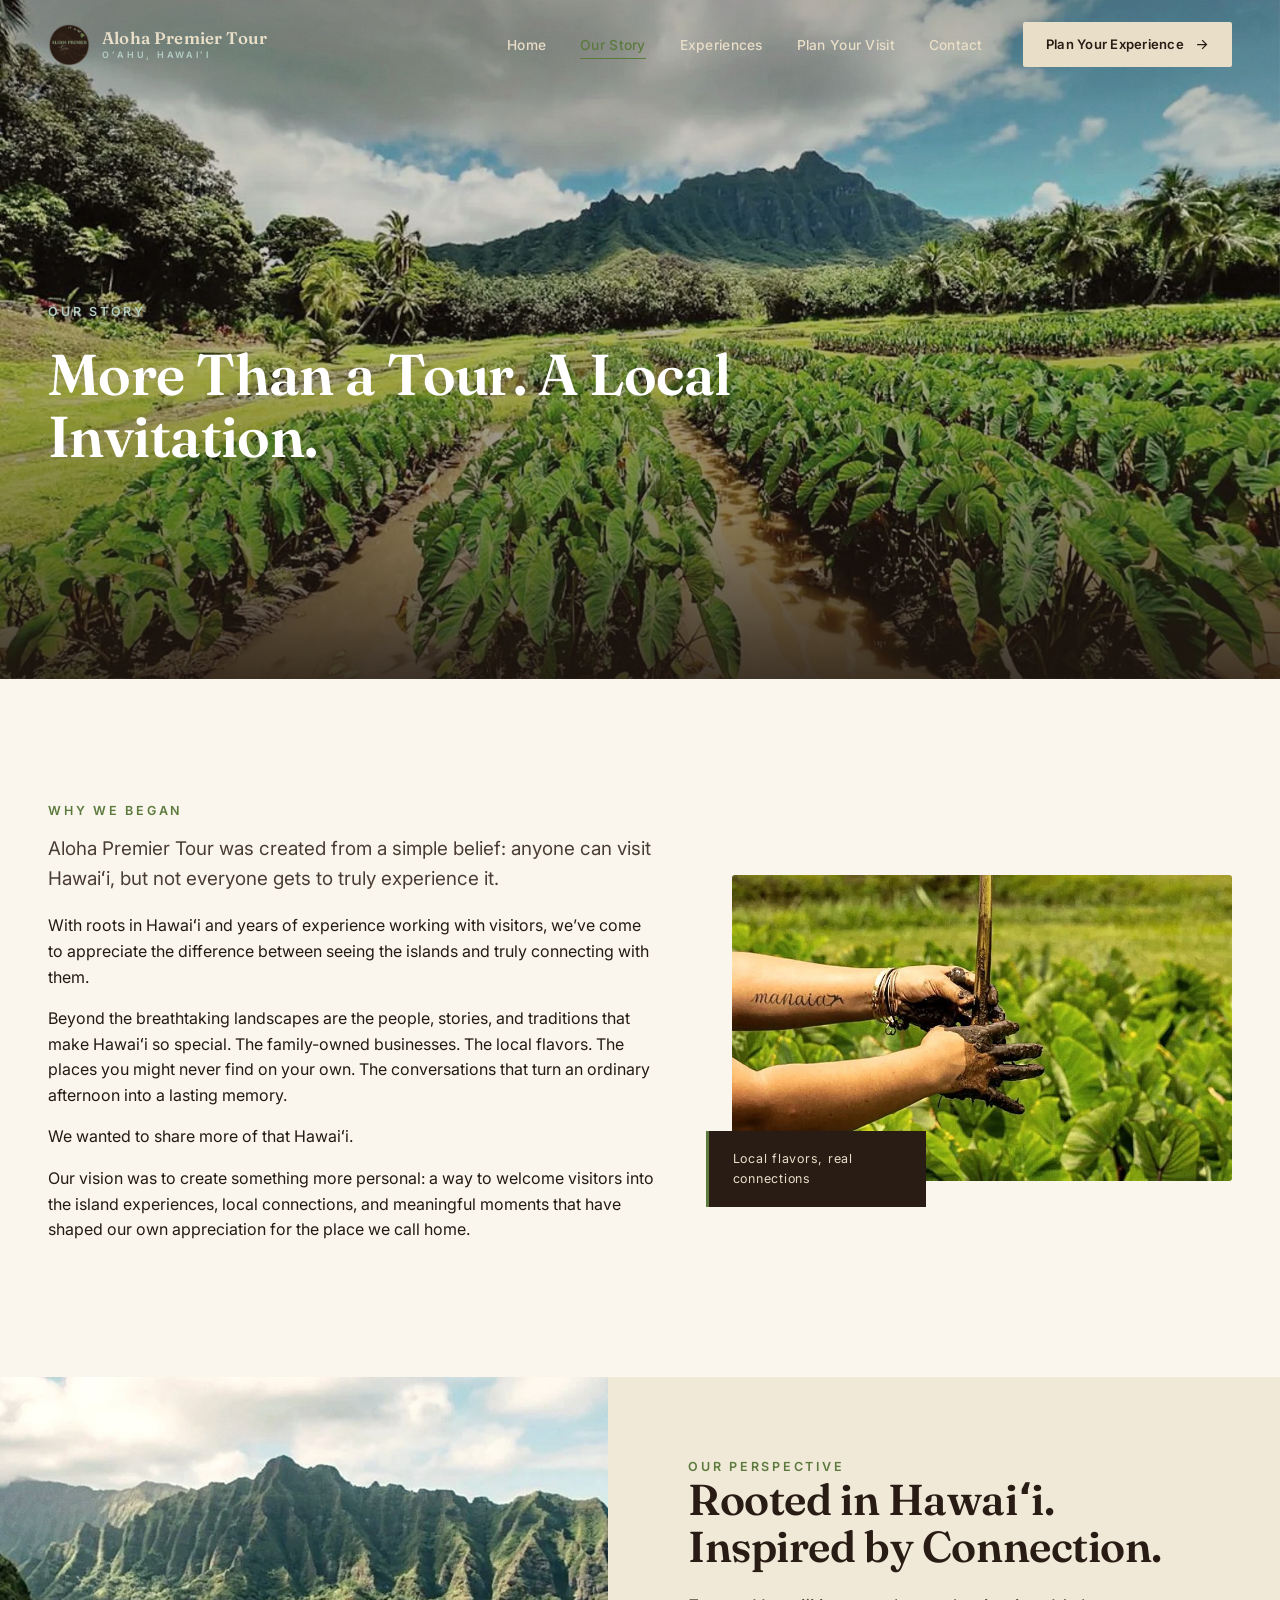
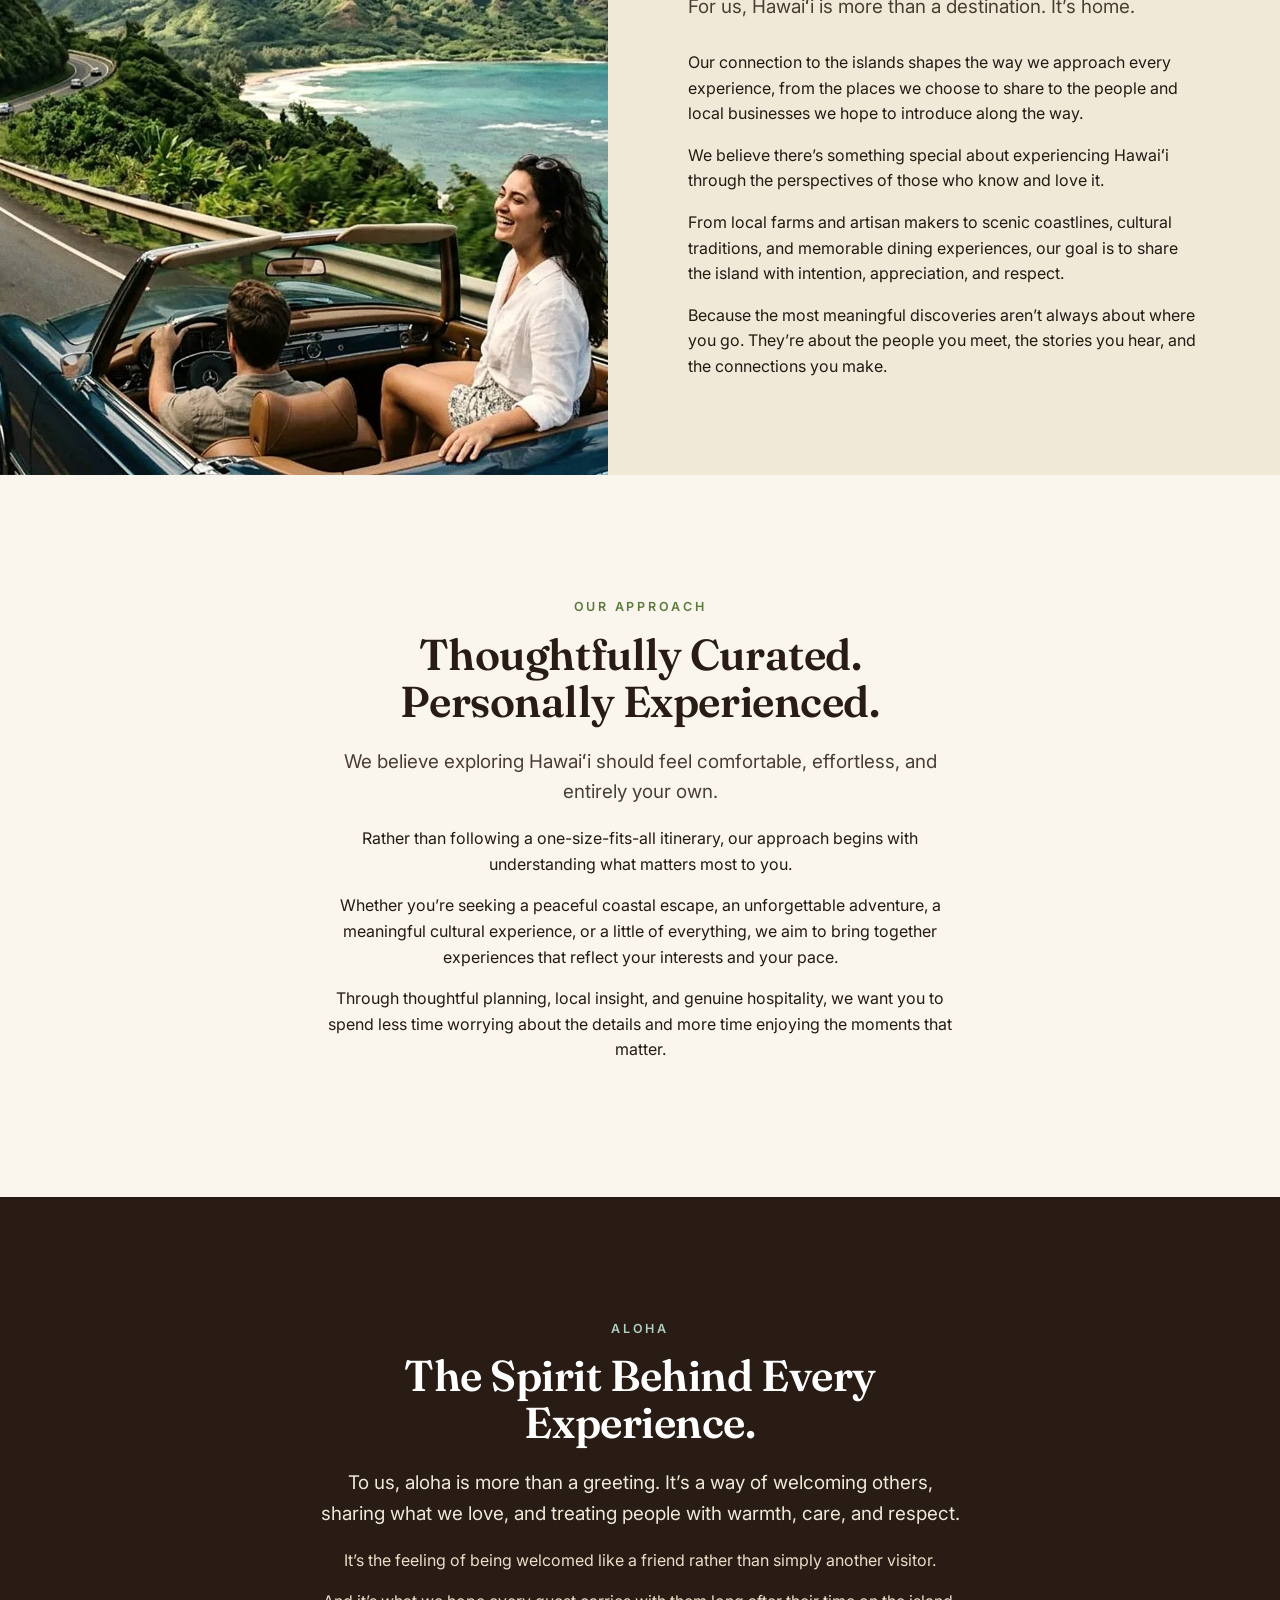
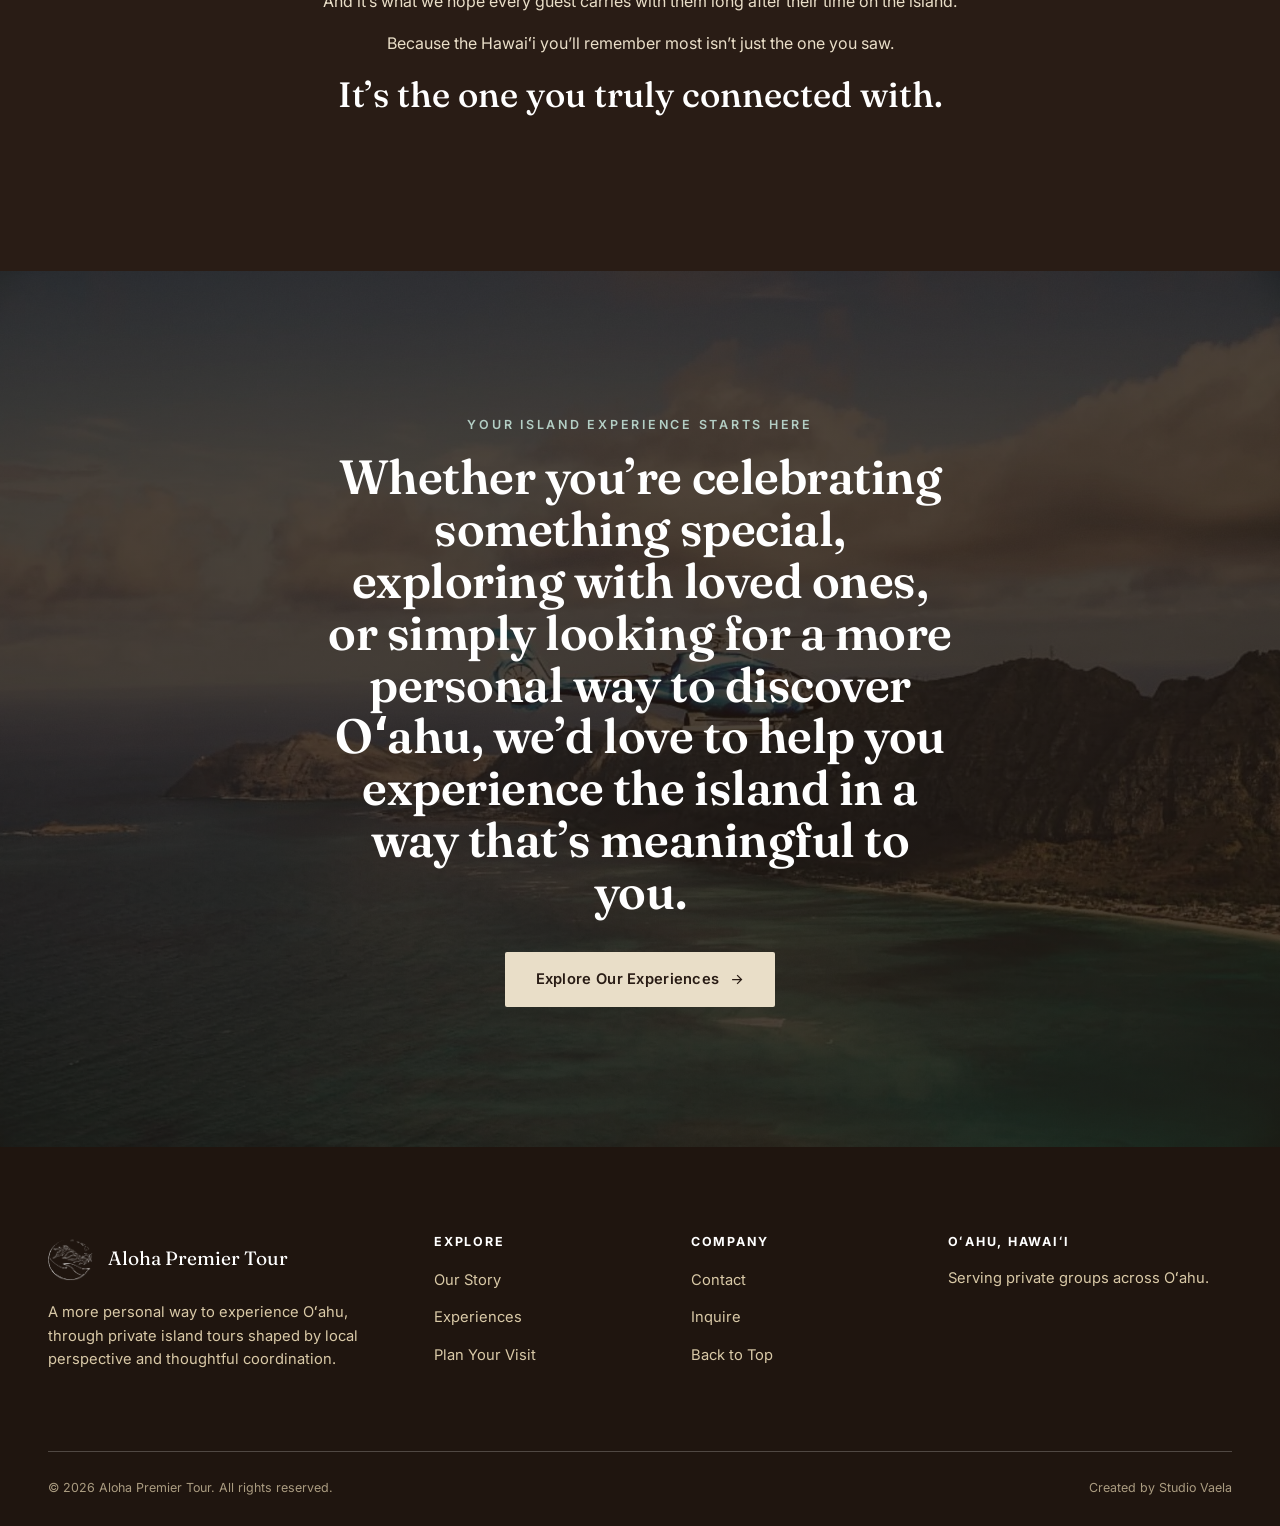
<file: our-story.html>
<!DOCTYPE html>
<html lang="en">
<head>
<meta charset="UTF-8">
<meta name="viewport" content="width=device-width, initial-scale=1.0">
<title>Our Story | Aloha Premier Tour</title>
<meta name="description" content="More than a tour, a local invitation. The story, perspective, and spirit behind Aloha Premier Tour.">
<link rel="icon" href="assets/img/logo/logo-primary.png">
<link rel="preconnect" href="https://fonts.googleapis.com">
<link rel="preconnect" href="https://fonts.gstatic.com" crossorigin>
<link href="https://fonts.googleapis.com/css2?family=Fraunces:ital,wght@0,400;0,500;0,600;1,500&family=Inter:wght@400;500;600;700&display=swap" rel="stylesheet">
<link rel="stylesheet" href="assets/css/style.css">
</head>
<body class="on-dark-hero">

<header class="site-header">
  <div class="container">
    <a href="index.html" class="brand">
      <img src="assets/img/logo/logo-primary.png" alt="Aloha Premier Tour">
      <span class="brand-word">Aloha Premier Tour<small>O&#699;AHU, HAWAI&#699;I</small></span>
    </a>
    <nav class="main-nav" id="main-nav">
      <ul>
        <li><a href="index.html" data-nav="index.html">Home</a></li>
        <li><a href="our-story.html" data-nav="our-story.html">Our Story</a></li>
        <li><a href="experiences.html" data-nav="experiences.html">Experiences</a></li>
        <li><a href="plan-your-visit.html" data-nav="plan-your-visit.html">Plan Your Visit</a></li>
        <li><a href="contact.html" data-nav="contact.html">Contact</a></li>
      </ul>
      <div class="nav-cta">
        <a href="plan-your-visit.html" class="btn btn-primary">
          Plan Your Experience
          <svg viewBox="0 0 24 24" fill="none" stroke="currentColor" stroke-width="2"><path d="M5 12h14M13 5l7 7-7 7"/></svg>
        </a>
      </div>
    </nav>
    <button class="menu-toggle" id="menu-toggle" aria-label="Toggle menu" aria-expanded="false">
      <span></span><span></span>
    </button>
  </div>
</header>

<section class="page-hero">
  <div class="hero-media">
    <img src="assets/img/graded/taro-fields-mountain.jpg" alt="Windward Oʻahu valley and taro fields">
  </div>
  <div class="hero-content">
    <div class="container">
      <span class="eyebrow on-dark">Our Story</span>
      <h1>More Than a Tour. A Local Invitation.</h1>
    </div>
  </div>
</section>

<section class="bg-offwhite">
  <div class="container">
    <div class="intro-grid">
      <div class="reveal">
        <span class="eyebrow">Why We Began</span>
        <p class="lede" style="margin-top:.6em;">Aloha Premier Tour was created from a simple belief: anyone can visit Hawai&#699;i, but not everyone gets to truly experience it.</p>
        <p>With roots in Hawai&#699;i and years of experience working with visitors, we&rsquo;ve come to appreciate the difference between seeing the islands and truly connecting with them.</p>
        <p>Beyond the breathtaking landscapes are the people, stories, and traditions that make Hawai&#699;i so special. The family-owned businesses. The local flavors. The places you might never find on your own. The conversations that turn an ordinary afternoon into a lasting memory.</p>
        <p>We wanted to share more of that Hawai&#699;i.</p>
        <p>Our vision was to create something more personal: a way to welcome visitors into the island experiences, local connections, and meaningful moments that have shaped our own appreciation for the place we call home.</p>
      </div>
      <div class="intro-media reveal">
        <img src="assets/img/cards/cultural-hands-taro.jpg" alt="Hands tending taro leaves, a genuine local practice">
        <div class="frame-tag">Local flavors, real connections</div>
      </div>
    </div>
  </div>
</section>

<section class="split" style="padding:0;">
  <div class="split-media reveal">
    <img src="assets/img/graded/convertible-coast-road.jpg" alt="Driving the Oʻahu coastline">
  </div>
  <div class="split-copy bg-sand reveal">
    <span class="eyebrow">Our Perspective</span>
    <h2 style="font-size:clamp(2rem,3.4vw,2.7rem);">Rooted in Hawai&#699;i. Inspired by Connection.</h2>
    <p class="lede">For us, Hawai&#699;i is more than a destination. It&rsquo;s home.</p>
    <p>Our connection to the islands shapes the way we approach every experience, from the places we choose to share to the people and local businesses we hope to introduce along the way.</p>
    <p>We believe there&rsquo;s something special about experiencing Hawai&#699;i through the perspectives of those who know and love it.</p>
    <p>From local farms and artisan makers to scenic coastlines, cultural traditions, and memorable dining experiences, our goal is to share the island with intention, appreciation, and respect.</p>
    <p>Because the most meaningful discoveries aren&rsquo;t always about where you go. They&rsquo;re about the people you meet, the stories you hear, and the connections you make.</p>
  </div>
</section>

<section class="bg-offwhite">
  <div class="container">
    <div class="prose-center reveal">
      <span class="eyebrow">Our Approach</span>
      <h2 style="font-size:clamp(2rem,3.4vw,2.7rem); margin-top:.3em;">Thoughtfully Curated. Personally Experienced.</h2>
      <p class="lede">We believe exploring Hawai&#699;i should feel comfortable, effortless, and entirely your own.</p>
      <p>Rather than following a one-size-fits-all itinerary, our approach begins with understanding what matters most to you.</p>
      <p>Whether you&rsquo;re seeking a peaceful coastal escape, an unforgettable adventure, a meaningful cultural experience, or a little of everything, we aim to bring together experiences that reflect your interests and your pace.</p>
      <p>Through thoughtful planning, local insight, and genuine hospitality, we want you to spend less time worrying about the details and more time enjoying the moments that matter.</p>
    </div>
  </div>
</section>

<section class="bg-cocoa">
  <div class="container">
    <div class="prose-center reveal">
      <span class="eyebrow on-dark">Aloha</span>
      <h2 style="font-size:clamp(2rem,3.4vw,2.7rem); margin-top:.3em;">The Spirit Behind Every Experience.</h2>
      <p class="lede">To us, aloha is more than a greeting. It&rsquo;s a way of welcoming others, sharing what we love, and treating people with warmth, care, and respect.</p>
      <p>It&rsquo;s the feeling of being welcomed like a friend rather than simply another visitor.</p>
      <p>And it&rsquo;s what we hope every guest carries with them long after their time on the island.</p>
      <p>Because the Hawai&#699;i you&rsquo;ll remember most isn&rsquo;t just the one you saw.</p>
      <p class="story-close">It&rsquo;s the one you truly connected with.</p>
    </div>
  </div>
</section>

<section class="cta-band">
  <div class="bg-img"><img src="assets/img/graded/aerial-waimanalo.jpg" alt="Oʻahu coastline from above"></div>
  <div class="container inner reveal">
    <span class="eyebrow on-dark">Your Island Experience Starts Here</span>
    <h2 style="margin-top:.3em;">Whether you&rsquo;re celebrating something special, exploring with loved ones, or simply looking for a more personal way to discover O&#699;ahu, we&rsquo;d love to help you experience the island in a way that&rsquo;s meaningful to you.</h2>
    <div class="actions">
      <a href="experiences.html" class="btn btn-primary">
        Explore Our Experiences
        <svg viewBox="0 0 24 24" fill="none" stroke="currentColor" stroke-width="2"><path d="M5 12h14M13 5l7 7-7 7"/></svg>
      </a>
    </div>
  </div>
</section>

<footer class="site-footer">
  <div class="container">
    <div class="footer-grid">
      <div>
        <a href="index.html" class="footer-brand">
          <img src="assets/img/logo/logo-submark-white.png" alt="">
          <span>Aloha Premier Tour</span>
        </a>
        <p>A more personal way to experience O&#699;ahu, through private island tours shaped by local perspective and thoughtful coordination.</p>
      </div>
      <div>
        <h4>Explore</h4>
        <ul>
          <li><a href="our-story.html">Our Story</a></li>
          <li><a href="experiences.html">Experiences</a></li>
          <li><a href="plan-your-visit.html">Plan Your Visit</a></li>
        </ul>
      </div>
      <div>
        <h4>Company</h4>
        <ul>
          <li><a href="contact.html">Contact</a></li>
          <li><a href="plan-your-visit.html">Inquire</a></li>
          <li><a href="#top">Back to Top</a></li>
        </ul>
      </div>
      <div>
        <h4>O&#699;ahu, Hawai&#699;i</h4>
        <p>Serving private groups across O&#699;ahu.</p>
      </div>
    </div>
    <div class="footer-bottom">
      <span>&copy; 2026 Aloha Premier Tour. All rights reserved.</span>
      <span>Created by Studio Vaela</span>
    </div>
  </div>
</footer>

<script src="assets/js/main.js"></script>
</body>
</html>
</file>
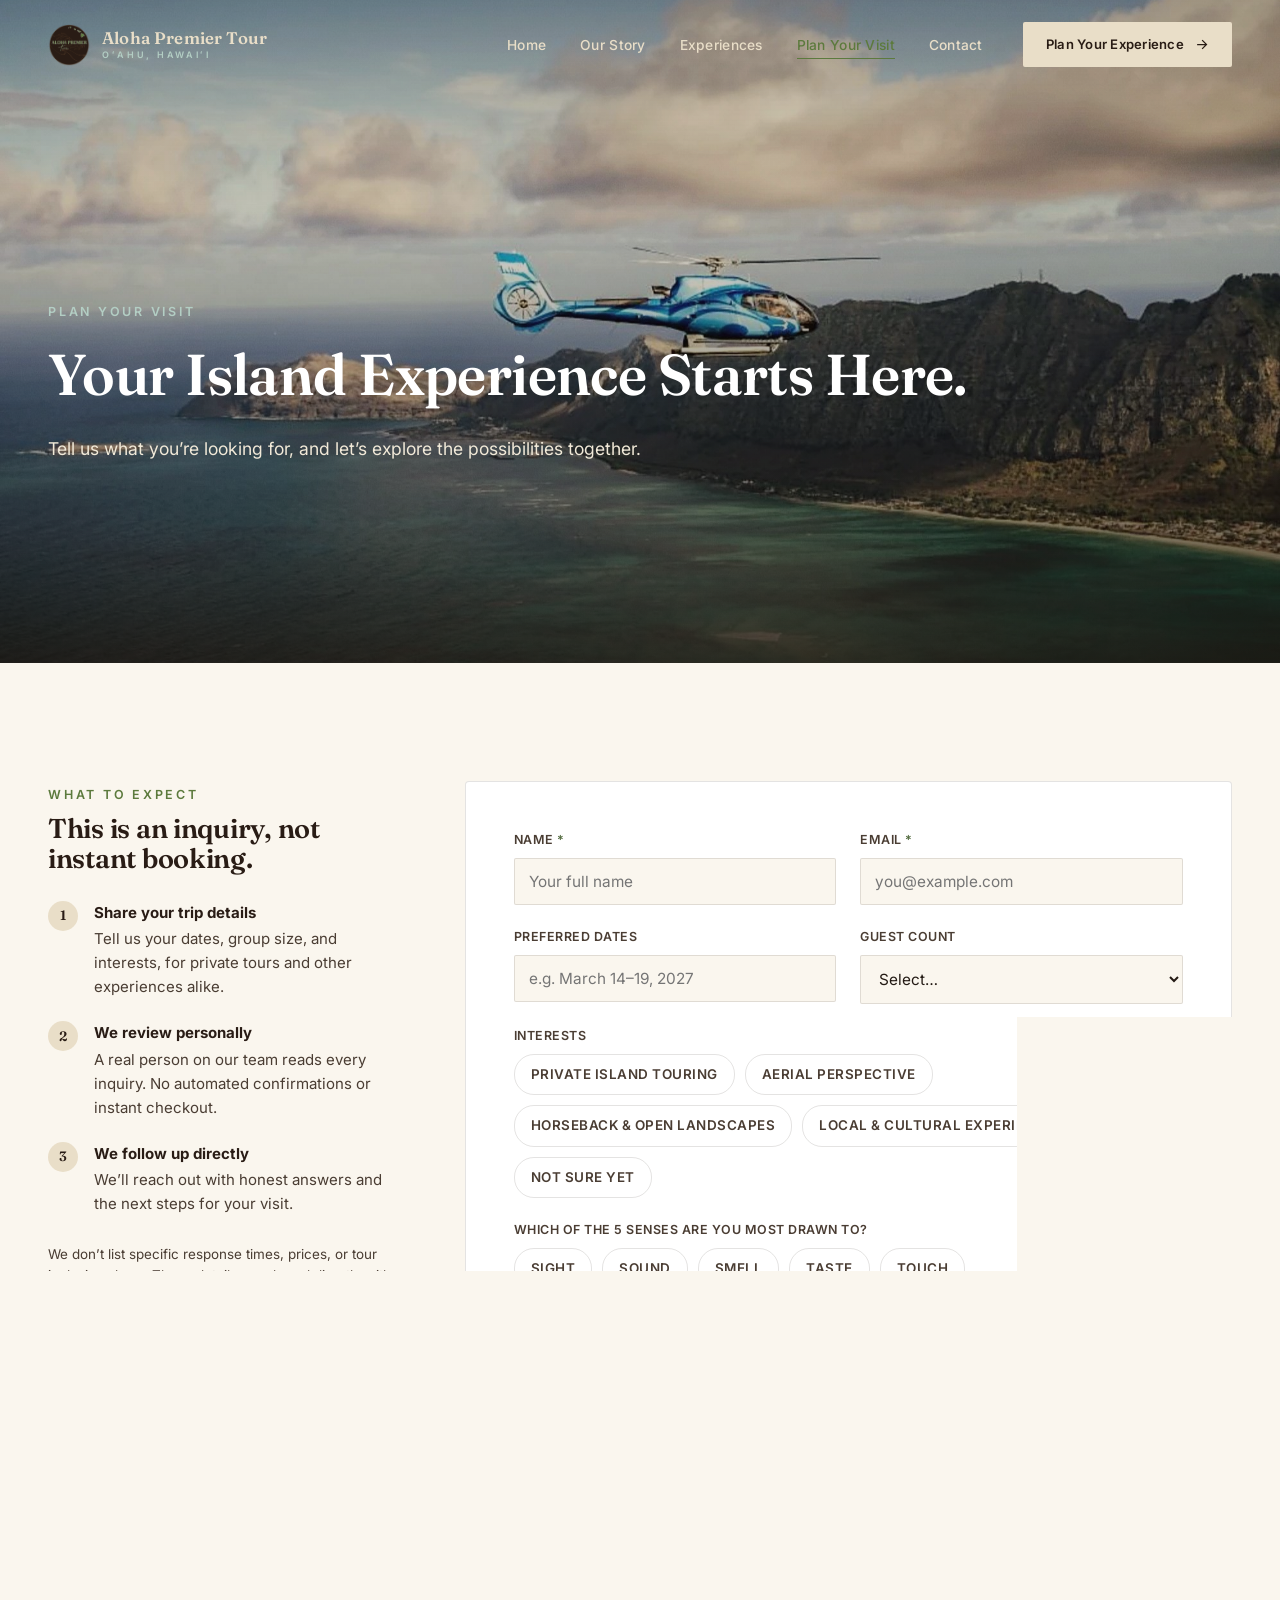
<file: plan-your-visit.html>
<!DOCTYPE html>
<html lang="en">
<head>
<meta charset="UTF-8">
<meta name="viewport" content="width=device-width, initial-scale=1.0">
<title>Plan Your Visit | Aloha Premier Tour</title>
<meta name="description" content="Tell us about your trip and we'll follow up personally. Inquiry-based, not instant booking.">
<link rel="icon" href="assets/img/logo/logo-primary.png">
<link rel="preconnect" href="https://fonts.googleapis.com">
<link rel="preconnect" href="https://fonts.gstatic.com" crossorigin>
<link href="https://fonts.googleapis.com/css2?family=Fraunces:ital,wght@0,400;0,500;0,600;1,500&family=Inter:wght@400;500;600;700&display=swap" rel="stylesheet">
<link rel="stylesheet" href="assets/css/style.css">
</head>
<body class="on-dark-hero">

<header class="site-header">
  <div class="container">
    <a href="index.html" class="brand">
      <img src="assets/img/logo/logo-primary.png" alt="Aloha Premier Tour">
      <span class="brand-word">Aloha Premier Tour<small>O&#699;AHU, HAWAI&#699;I</small></span>
    </a>
    <nav class="main-nav" id="main-nav">
      <ul>
        <li><a href="index.html" data-nav="index.html">Home</a></li>
        <li><a href="our-story.html" data-nav="our-story.html">Our Story</a></li>
        <li><a href="experiences.html" data-nav="experiences.html">Experiences</a></li>
        <li><a href="plan-your-visit.html" data-nav="plan-your-visit.html">Plan Your Visit</a></li>
        <li><a href="contact.html" data-nav="contact.html">Contact</a></li>
      </ul>
      <div class="nav-cta">
        <a href="plan-your-visit.html" class="btn btn-primary">
          Plan Your Experience
          <svg viewBox="0 0 24 24" fill="none" stroke="currentColor" stroke-width="2"><path d="M5 12h14M13 5l7 7-7 7"/></svg>
        </a>
      </div>
    </nav>
    <button class="menu-toggle" id="menu-toggle" aria-label="Toggle menu" aria-expanded="false">
      <span></span><span></span>
    </button>
  </div>
</header>

<section class="page-hero">
  <div class="hero-media">
    <img src="assets/img/graded/aerial-waimanalo.jpg" alt="Oʻahu coastline from above">
  </div>
  <div class="hero-content">
    <div class="container">
      <span class="eyebrow on-dark">Plan Your Visit</span>
      <h1>Your Island Experience Starts Here.</h1>
      <p style="max-width:34em;color:var(--sand-100);font-size:1.1rem;">Tell us what you&rsquo;re looking for, and let&rsquo;s explore the possibilities together.</p>
    </div>
  </div>
</section>

<section class="bg-offwhite">
  <div class="container">
    <div class="intro-grid plan-grid">

      <!-- expectations -->
      <div class="reveal">
        <span class="eyebrow">What to Expect</span>
        <h2 style="font-size:1.7rem;margin-top:.3em;">This is an inquiry, not instant booking.</h2>
        <div class="expect-list" style="margin-top:28px;">
          <div class="expect-item">
            <span class="dot">1</span>
            <p><strong>Share your trip details</strong>Tell us your dates, group size, and interests, for private tours and other experiences alike.</p>
          </div>
          <div class="expect-item">
            <span class="dot">2</span>
            <p><strong>We review personally</strong>A real person on our team reads every inquiry. No automated confirmations or instant checkout.</p>
          </div>
          <div class="expect-item">
            <span class="dot">3</span>
            <p><strong>We follow up directly</strong>We&rsquo;ll reach out with honest answers and the next steps for your visit.</p>
          </div>
        </div>
        <p style="margin-top:28px;font-size:.84rem;color:var(--ink-soft);">We don&rsquo;t list specific response times, prices, or tour inclusions here. Those details are shared directly with you during follow-up.</p>
      </div>

      <!-- form -->
      <div class="reveal">
        <div class="form-wrap">
          <form id="inquiry-form" novalidate>
            <div class="form-grid">
              <div class="field">
                <label for="name">Name <span class="req">*</span></label>
                <input id="name" name="name" type="text" placeholder="Your full name" required>
              </div>
              <div class="field">
                <label for="email">Email <span class="req">*</span></label>
                <input id="email" name="email" type="email" placeholder="you@example.com" required>
              </div>
              <div class="field">
                <label for="dates">Preferred Dates</label>
                <input id="dates" name="dates" type="text" placeholder="e.g. March 14–19, 2027">
              </div>
              <div class="field">
                <label for="guests">Guest Count</label>
                <select id="guests" name="guests">
                  <option value="">Select&hellip;</option>
                  <option>3&ndash;4 guests</option>
                  <option>5&ndash;8 guests</option>
                  <option>9+ guests</option>
                </select>
              </div>
              <div class="field full">
                <label>Interests</label>
                <div class="interest-tags">
                  <label class="tag-check"><input type="checkbox" name="interests" value="private-touring"><span>Private Island Touring</span></label>
                  <label class="tag-check"><input type="checkbox" name="interests" value="aerial"><span>Aerial Perspective</span></label>
                  <label class="tag-check"><input type="checkbox" name="interests" value="horseback"><span>Horseback &amp; Open Landscapes</span></label>
                  <label class="tag-check"><input type="checkbox" name="interests" value="cultural"><span>Local &amp; Cultural Experiences</span></label>
                  <label class="tag-check"><input type="checkbox" name="interests" value="unsure"><span>Not Sure Yet</span></label>
                </div>
              </div>
              <div class="field full">
                <label>Which of the 5 Senses Are You Most Drawn To?</label>
                <div class="interest-tags">
                  <label class="tag-check"><input type="checkbox" name="senses" value="sight"><span>Sight</span></label>
                  <label class="tag-check"><input type="checkbox" name="senses" value="sound"><span>Sound</span></label>
                  <label class="tag-check"><input type="checkbox" name="senses" value="smell"><span>Smell</span></label>
                  <label class="tag-check"><input type="checkbox" name="senses" value="taste"><span>Taste</span></label>
                  <label class="tag-check"><input type="checkbox" name="senses" value="touch"><span>Touch</span></label>
                </div>
              </div>
              <div class="field full">
                <label for="notes">Additional Notes</label>
                <textarea id="notes" name="notes" placeholder="Tell us about your group, occasion, or anything else that would help us plan."></textarea>
              </div>
            </div>
            <div class="form-foot">
              <p class="form-note">By submitting, you&rsquo;re requesting more information. This isn&rsquo;t a confirmed booking, price, or date.</p>
              <button type="submit" class="btn btn-dark">
                Plan Your Experience
                <svg viewBox="0 0 24 24" fill="none" stroke="currentColor" stroke-width="2"><path d="M5 12h14M13 5l7 7-7 7"/></svg>
              </button>
            </div>
          </form>

          <div class="form-success" id="inquiry-success">
            <div class="mark">
              <svg viewBox="0 0 24 24" fill="none" stroke="currentColor" stroke-width="2.5"><circle cx="12" cy="12" r="9"/><line x1="12" y1="11" x2="12" y2="16"/><line x1="12" y1="7.5" x2="12" y2="7.51"/></svg>
            </div>
            <h3 style="font-size:1.4rem;">Mahalo for your interest!</h3>
            <p style="color:var(--ink-soft);max-width:32em;margin:0 auto;">Our online inquiry form isn&rsquo;t connected to a live inbox yet, so this submission wasn&rsquo;t sent. Please reach us directly at <a href="mailto:hello@alohapremiertour.com" style="color:inherit;text-decoration:underline;">hello@alohapremiertour.com</a> or (808) 555-0149 in the meantime, and we&rsquo;ll respond personally.</p>
          </div>
        </div>

        <div class="messenger-note" style="margin-top:22px;">
          <svg viewBox="0 0 24 24" width="20" height="20" fill="none" stroke="currentColor" stroke-width="2"><path d="M21 11.5a8.38 8.38 0 0 1-.9 3.8 8.5 8.5 0 0 1-7.6 4.7 8.38 8.38 0 0 1-3.8-.9L3 21l1.9-5.7a8.38 8.38 0 0 1-.9-3.8 8.5 8.5 0 0 1 4.7-7.6 8.38 8.38 0 0 1 3.8-.9h.5a8.48 8.48 0 0 1 8 8v.5z"/></svg>
          <span><strong>Messenger</strong> may become available as a secondary contact option once APT website is officially live.</span>
        </div>
      </div>
    </div>
  </div>
</section>

<footer class="site-footer">
  <div class="container">
    <div class="footer-grid">
      <div>
        <a href="index.html" class="footer-brand">
          <img src="assets/img/logo/logo-submark-white.png" alt="">
          <span>Aloha Premier Tour</span>
        </a>
        <p>A more personal way to experience O&#699;ahu, through private island tours shaped by local perspective and thoughtful coordination.</p>
      </div>
      <div>
        <h4>Explore</h4>
        <ul>
          <li><a href="our-story.html">Our Story</a></li>
          <li><a href="experiences.html">Experiences</a></li>
          <li><a href="plan-your-visit.html">Plan Your Visit</a></li>
        </ul>
      </div>
      <div>
        <h4>Company</h4>
        <ul>
          <li><a href="contact.html">Contact</a></li>
          <li><a href="plan-your-visit.html">Inquire</a></li>
          <li><a href="#top">Back to Top</a></li>
        </ul>
      </div>
      <div>
        <h4>O&#699;ahu, Hawai&#699;i</h4>
        <p>Serving private groups across O&#699;ahu.</p>
      </div>
    </div>
    <div class="footer-bottom">
      <span>&copy; 2026 Aloha Premier Tour. All rights reserved.</span>
      <span>Created by Studio Vaela</span>
    </div>
  </div>
</footer>

<script src="assets/js/main.js"></script>
</body>
</html>
</file>
<file: assets/css/style.css>
/* ============================================================
   Aloha Premier Tour — Editorial concept site
   Palette sampled from brand mark: cocoa #291C15, olive/tidal green #5C7A3D
   ============================================================ */

:root{
  --cocoa-900:#1f150f;
  --cocoa-800:#291c15;
  --cocoa-700:#3c2a1f;
  --cocoa-600:#55402f;
  --green-700:#3c4f30;
  --green-600:#50693c;
  --green-500:#5c7a3d;
  --green-400:#7c9460;
  --seaglass-500:#8fb3a6;
  --seaglass-400:#b3cec4;
  --sand-300:#d9c9a7;
  --sand-200:#e9dec8;
  --sand-100:#f1e9d8;
  --offwhite:#faf6ee;
  --ink:#231a14;
  --ink-soft:#4a3d33;
  --line:rgba(35,26,20,0.12);
  --line-light:rgba(255,255,255,0.22);

  --font-display:"Fraunces", "Iowan Old Style", Georgia, serif;
  --font-body:"Inter", -apple-system, BlinkMacSystemFont, "Segoe UI", sans-serif;

  --container:1240px;
  --radius:4px;
  --ease:cubic-bezier(.22,.61,.36,1);
}

*,*::before,*::after{box-sizing:border-box;}
html{scroll-behavior:smooth;}
body{
  margin:0;
  background:var(--offwhite);
  color:var(--ink);
  font-family:var(--font-body);
  font-size:16px;
  line-height:1.6;
  -webkit-font-smoothing:antialiased;
  overflow-x:hidden;
}
img{max-width:100%;display:block;}
a{color:inherit;text-decoration:none;}
ul{margin:0;padding:0;list-style:none;}
h1,h2,h3,h4{
  font-family:var(--font-display);
  font-weight:600;
  line-height:1.08;
  margin:0 0 .5em;
  color:var(--cocoa-800);
  letter-spacing:-0.01em;
}
p{margin:0 0 1em;}
.container{
  width:100%;
  max-width:var(--container);
  margin:0 auto;
  padding:0 28px;
}

/* ---------- utility type ---------- */
.eyebrow{
  font-family:var(--font-body);
  font-size:12.5px;
  font-weight:600;
  letter-spacing:.22em;
  text-transform:uppercase;
  color:var(--green-500);
}
.eyebrow.on-dark{color:var(--seaglass-400);}
.lede{
  font-size:1.18rem;
  color:var(--ink-soft);
  max-width:46em;
}
.section-head{
  max-width:640px;
  margin:0 0 56px;
}
.section-head.center{margin-left:auto;margin-right:auto;text-align:center;}

/* ---------- buttons ---------- */
.btn{
  display:inline-flex;
  align-items:center;
  gap:10px;
  font-family:var(--font-body);
  font-weight:600;
  font-size:.92rem;
  letter-spacing:.02em;
  padding:15px 30px;
  border-radius:2px;
  border:1px solid transparent;
  cursor:pointer;
  transition:transform .4s var(--ease), background .3s var(--ease), color .3s var(--ease), border-color .3s var(--ease);
  white-space:nowrap;
}
.btn svg{width:15px;height:15px;transition:transform .35s var(--ease);}
.btn:hover svg{transform:translateX(4px);}
.btn-primary{
  background:var(--sand-200);
  color:var(--cocoa-800);
}
.btn-primary:hover{background:#fff;}
.btn-line{
  background:transparent;
  border-color:var(--line-light);
  color:inherit;
}
.btn-line:hover{border-color:currentColor;}
.btn-dark{
  background:var(--cocoa-800);
  color:var(--sand-200);
}
.btn-dark:hover{background:var(--green-700);}
.btn-block{width:100%;justify-content:center;}

/* ============================================================
   Header
   ============================================================ */
.site-header{
  position:fixed;
  top:0;left:0;right:0;
  z-index:100;
  padding:22px 0;
  transition:background .5s var(--ease), padding .4s var(--ease), box-shadow .4s var(--ease);
}
.site-header .container{
  display:flex;
  align-items:center;
  justify-content:space-between;
}
.site-header.is-scrolled{
  background:rgba(250,246,238,0.92);
  backdrop-filter:blur(10px);
  padding:14px 0;
  box-shadow:0 1px 0 var(--line);
}
.brand{
  display:flex;
  align-items:center;
  gap:12px;
  z-index:2;
}
.brand img{height:42px;width:42px;transition:height .4s var(--ease), width .4s var(--ease);}
.site-header.is-scrolled .brand img{height:36px;width:36px;}
.brand-word{
  font-family:var(--font-display);
  font-size:1.05rem;
  font-weight:600;
  letter-spacing:.01em;
  color:var(--sand-200);
  transition:color .4s var(--ease);
  line-height:1.1;
}
.brand-word small{
  display:block;
  font-family:var(--font-body);
  font-size:.56rem;
  letter-spacing:.3em;
  font-weight:600;
  color:var(--seaglass-400);
  margin-top:2px;
}
.site-header.is-scrolled .brand-word{color:var(--cocoa-800);}
.site-header.is-scrolled .brand-word small{color:var(--green-600);}
body:not(.on-dark-hero) .brand-word{color:var(--cocoa-800);}
body:not(.on-dark-hero) .brand-word small{color:var(--green-600);}

.main-nav{display:flex;align-items:center;gap:40px;}
.main-nav ul{display:flex;gap:34px;}
.main-nav ul a{
  font-size:.86rem;
  font-weight:500;
  letter-spacing:.02em;
  color:var(--sand-200);
  position:relative;
  padding:4px 0;
  transition:color .4s var(--ease);
}
body:not(.on-dark-hero) .main-nav ul a{color:var(--ink-soft);}
.site-header.is-scrolled .main-nav ul a{color:var(--ink-soft);}
.main-nav ul a::after{
  content:"";
  position:absolute;left:0;right:100%;bottom:-2px;
  height:1px;background:currentColor;
  transition:right .35s var(--ease);
}
.main-nav ul a:hover::after,
.main-nav ul a.active::after{right:0;}
.main-nav ul a.active{color:var(--green-500);}

.nav-cta{display:flex;align-items:center;gap:22px;}
.nav-cta .btn{
  padding:11px 22px;
  font-size:.82rem;
}
body:not(.on-dark-hero) .btn-line{color:var(--ink);border-color:var(--line);}
.site-header.is-scrolled .btn-line{color:var(--ink);border-color:var(--line);}

.menu-toggle{
  display:none;
  width:40px;height:40px;
  border:none;background:none;
  cursor:pointer;
  flex-direction:column;
  align-items:flex-end;
  justify-content:center;
  gap:6px;
  z-index:2;
}
.menu-toggle span{
  display:block;width:26px;height:2px;
  background:var(--sand-200);
  transition:all .35s var(--ease);
}
body:not(.on-dark-hero) .menu-toggle span,
.site-header.is-scrolled .menu-toggle span{background:var(--ink);}
.menu-toggle span:nth-child(2){width:18px;}

/* mobile nav */
@media (max-width:900px){
  .main-nav{
    position:fixed;inset:0;
    background:var(--cocoa-800);
    flex-direction:column;
    justify-content:center;
    align-items:flex-start;
    padding:0 40px;
    transform:translateX(100%);
    transition:transform .5s var(--ease);
  }
  .main-nav.is-open{transform:translateX(0);}
  .main-nav ul{flex-direction:column;gap:26px;}
  .main-nav ul a{font-size:1.5rem;color:var(--sand-200) !important;}
  .main-nav .nav-cta{margin-top:30px;}
  .menu-toggle{display:flex;}
  body.nav-open{overflow:hidden;}
}

/* ============================================================
   Hero
   ============================================================ */
.hero{
  position:relative;
  min-height:100svh;
  display:flex;
  align-items:flex-end;
  color:var(--sand-200);
  overflow:hidden;
}
.hero-media{
  position:absolute;inset:0;
  z-index:0;
}
.hero-media img{
  width:100%;height:100%;object-fit:cover;
  transform:scale(1.08);
  animation:heroZoom 18s ease-out forwards;
}
@keyframes heroZoom{to{transform:scale(1);}}
.hero-media::after{
  content:"";
  position:absolute;inset:0;
  background:
    linear-gradient(180deg, rgba(31,21,15,.35) 0%, rgba(31,21,15,.18) 32%, rgba(31,21,15,.55) 78%, rgba(31,21,15,.86) 100%);
}
.hero-content{
  position:relative;z-index:1;
  width:100%;
  padding:200px 0 88px;
}
.hero-content .eyebrow{margin-bottom:22px;display:inline-block;}
.hero h1{
  color:#fff;
  font-size:clamp(2.6rem, 6vw, 5rem);
  max-width:14em;
  margin-bottom:.4em;
}
.hero-body{
  display:flex;
  justify-content:space-between;
  align-items:flex-end;
  gap:40px;
  flex-wrap:wrap;
}
.hero-body p{
  max-width:34em;
  font-size:1.12rem;
  color:var(--sand-100);
  margin-bottom:28px;
}
.hero-scroll{
  position:absolute;bottom:34px;left:50%;
  transform:translateX(-50%);
  display:flex;flex-direction:column;align-items:center;gap:10px;
  color:var(--sand-200);
  font-size:.68rem;letter-spacing:.3em;text-transform:uppercase;
  opacity:.8;
  z-index:1;
}
.hero-scroll .line{width:1px;height:40px;background:currentColor;opacity:.5;animation:scrollLine 2.4s ease-in-out infinite;}
@keyframes scrollLine{0%,100%{transform:scaleY(1);opacity:.5;}50%{transform:scaleY(.4);opacity:1;}}

/* page (non-home) hero — shorter */
.page-hero{
  position:relative;
  min-height:62vh;
  display:flex;align-items:flex-end;
  color:var(--sand-200);
  overflow:hidden;
}
.page-hero .hero-content{padding:180px 0 64px;}
.page-hero h1{font-size:clamp(2.2rem,4.8vw,3.6rem);max-width:16em;color:#fff;}

/* ============================================================
   Sections / shared blocks
   ============================================================ */
section{padding:118px 0;position:relative;}
section.tight{padding:88px 0;}
.bg-offwhite{background:var(--offwhite);}
.bg-sand{background:var(--sand-100);}
.bg-cocoa{background:var(--cocoa-800);color:var(--sand-200);}
.bg-cocoa h2,.bg-cocoa h3,.bg-cocoa h4{color:#fff;}
.bg-cocoa .lede{color:var(--sand-100);}

.reveal{
  opacity:0;
  transform:translateY(26px);
  transition:opacity .9s var(--ease), transform .9s var(--ease);
}
.reveal.is-visible{opacity:1;transform:translateY(0);}

/* ---------- Introduction (home) ---------- */
.intro-grid{
  display:grid;
  grid-template-columns:1.1fr .9fr;
  gap:72px;
  align-items:center;
}
/* Plan Your Visit's expectations+form layout: keep its own column
   ratio at every width above the mobile breakpoint (it was pinned
   there via inline style before, which also broke mobile stacking
   since inline styles beat the @media rules below). */
.intro-grid.plan-grid{grid-template-columns:.62fr 1.38fr; align-items:flex-start;}
.intro-media{position:relative;}
.intro-media img{border-radius:3px;}
.intro-media .frame-tag{
  position:absolute;bottom:-26px;left:-26px;
  background:var(--cocoa-800);
  color:var(--sand-200);
  padding:18px 24px;
  font-size:.78rem;
  letter-spacing:.06em;
  max-width:220px;
  border-left:3px solid var(--green-500);
}

/* ---------- experience preview cards ---------- */
.concept-banner{
  display:flex;
  align-items:center;
  gap:14px;
  border:1px solid var(--line);
  background:var(--sand-100);
  color:var(--ink-soft);
  padding:16px 22px;
  font-size:.84rem;
  border-radius:2px;
  margin-bottom:48px;
}
.concept-banner svg{flex:none;width:18px;height:18px;color:var(--green-600);}
.bg-cocoa .concept-banner{background:rgba(255,255,255,.06);border-color:var(--line-light);color:var(--sand-100);}

.exp-grid{
  display:grid;
  grid-template-columns:repeat(2,1fr);
  gap:34px;
}
.exp-card{
  position:relative;
  border-radius:3px;
  overflow:hidden;
  background:var(--cocoa-800);
  aspect-ratio:4/5;
  isolation:isolate;
}
.exp-card img{
  position:absolute;inset:0;width:100%;height:100%;object-fit:cover;
  transition:transform .9s var(--ease), filter .5s var(--ease);
  z-index:-1;
}
.exp-card:hover img{transform:scale(1.07);}
.exp-card::before{
  content:"";
  position:absolute;inset:0;
  background:linear-gradient(180deg, rgba(31,21,15,.12) 0%, rgba(31,21,15,.2) 38%, rgba(31,21,15,.92) 100%);
}
.exp-card-content{
  position:relative;z-index:1;
  height:100%;
  display:flex;flex-direction:column;justify-content:flex-end;
  padding:28px;
  color:#fff;
}
.concept-pill{
  align-self:flex-start;
  display:inline-flex;align-items:center;gap:6px;
  font-size:.64rem;letter-spacing:.16em;font-weight:700;text-transform:uppercase;
  background:rgba(250,246,238,.94);
  color:var(--cocoa-800);
  padding:6px 11px;
  border-radius:20px;
  margin-bottom:auto;
}
.concept-pill::before{
  content:"";width:6px;height:6px;border-radius:50%;background:var(--green-500);
}
.exp-card-content h3{color:#fff;font-size:1.5rem;margin-bottom:.3em;}
.exp-card-content p{color:var(--sand-100);font-size:.92rem;margin-bottom:0;max-width:30em;}

/* ---------- Why APT ---------- */
.why-grid{
  display:grid;
  grid-template-columns:repeat(3,1fr);
  gap:48px;
}
.why-item{border-top:1px solid var(--line);padding-top:26px;}
.bg-cocoa .why-item{border-color:var(--line-light);}
.why-item .num{
  font-family:var(--font-display);
  font-size:.95rem;color:var(--green-500);
  letter-spacing:.08em;
  margin-bottom:18px;
  display:block;
}
.bg-cocoa .why-item .num{color:var(--seaglass-400);}
.why-item h3{font-size:1.35rem;}

/* ---------- about preview / story split ---------- */
.split{
  display:grid;
  grid-template-columns:.95fr 1.05fr;
  gap:0;
  align-items:stretch;
}
.split-media{position:relative;min-height:420px;}
.split-media img{position:absolute;inset:0;width:100%;height:100%;object-fit:cover;}
.split-copy{
  display:flex;flex-direction:column;justify-content:center;
  padding:80px;
}
.split-copy .lede{margin-bottom:28px;}
.split.reverse{grid-template-columns:1.05fr .95fr;}
.split.reverse .split-media{order:2;}

/* ---------- final CTA band ---------- */
.cta-band{
  position:relative;
  padding:140px 0;
  text-align:center;
  color:#fff;
  overflow:hidden;
}
.cta-band .bg-img{position:absolute;inset:0;z-index:0;}
.cta-band .bg-img img{width:100%;height:100%;object-fit:cover;}
.cta-band .bg-img::after{
  content:"";position:absolute;inset:0;
  background:linear-gradient(180deg, rgba(31,21,15,.78), rgba(31,21,15,.82));
}
.cta-band .inner{position:relative;z-index:1;max-width:680px;margin:0 auto;}
.cta-band h2{color:#fff;font-size:clamp(2rem,4vw,3rem);}
.cta-band .actions{display:flex;justify-content:center;gap:16px;margin-top:34px;flex-wrap:wrap;}

/* ---------- submark watermark decoration ---------- */
.submark-wm{
  position:absolute;
  width:420px;height:420px;
  opacity:.06;
  pointer-events:none;
  z-index:0;
}
.bg-offwhite .submark-wm,
.bg-sand .submark-wm{filter:invert(1);opacity:.045;}

/* ============================================================
   Footer
   ============================================================ */
.site-footer{
  background:var(--cocoa-900);
  color:var(--sand-300);
  padding:88px 0 28px;
  position:relative;
  overflow:hidden;
}
.footer-grid{
  display:grid;
  grid-template-columns:1.3fr .8fr .8fr 1.1fr;
  gap:50px;
  padding-bottom:64px;
  border-bottom:1px solid var(--line-light);
}
.footer-brand{display:flex;align-items:center;gap:14px;margin-bottom:20px;}
.footer-brand img{height:46px;width:46px;}
.footer-brand span{font-family:var(--font-display);font-size:1.2rem;color:#fff;}
.site-footer p{color:var(--sand-300);font-size:.92rem;max-width:30em;}
.site-footer h4{
  color:#fff;font-family:var(--font-body);font-size:.78rem;
  letter-spacing:.14em;text-transform:uppercase;font-weight:700;
  margin-bottom:18px;
}
.site-footer ul li{margin-bottom:12px;}
.site-footer ul a{font-size:.92rem;color:var(--sand-300);transition:color .3s;}
.site-footer ul a:hover{color:var(--seaglass-400);}
.footer-bottom{
  display:flex;justify-content:space-between;align-items:center;
  padding-top:26px;flex-wrap:wrap;gap:12px;
  font-size:.78rem;color:var(--sand-300);opacity:.75;
}
.footer-disclaimer{
  font-size:.76rem;
  color:var(--sand-300);
  opacity:.65;
  max-width:980px;
  margin-top:18px;
  line-height:1.6;
}

/* ============================================================
   Inquiry form
   ============================================================ */
.form-wrap{
  background:#fff;
  border:1px solid var(--line);
  border-radius:4px;
  padding:48px;
}
.form-grid{
  display:grid;
  grid-template-columns:1fr 1fr;
  gap:22px 24px;
}
.field{display:flex;flex-direction:column;gap:8px;}
.field.full{grid-column:1 / -1;}
.field label{
  font-size:.78rem;font-weight:600;letter-spacing:.04em;
  color:var(--ink-soft);text-transform:uppercase;
}
.field .req{color:var(--green-600);}
.field input,
.field select,
.field textarea{
  font-family:var(--font-body);
  font-size:.96rem;
  padding:13px 14px;
  border:1px solid var(--line);
  border-radius:2px;
  background:var(--offwhite);
  color:var(--ink);
  transition:border-color .3s, background .3s;
}
.field input:focus,
.field select:focus,
.field textarea:focus{
  outline:none;
  border-color:var(--green-500);
  background:#fff;
}
.field textarea{resize:vertical;min-height:110px;}
.interest-tags{display:flex;flex-wrap:wrap;gap:10px;}
.tag-check{position:relative;}
.tag-check input{position:absolute;opacity:0;width:100%;height:100%;cursor:pointer;margin:0;}
.tag-check span{
  display:inline-block;padding:9px 16px;
  border:1px solid var(--line);
  border-radius:20px;
  font-size:.84rem;color:var(--ink-soft);
  transition:all .25s var(--ease);
}
.tag-check input:checked + span{
  background:var(--green-600);
  border-color:var(--green-600);
  color:#fff;
}
.form-foot{
  display:flex;align-items:center;justify-content:space-between;
  margin-top:30px;gap:20px;flex-wrap:wrap;
}
.form-note{font-size:.82rem;color:var(--ink-soft);max-width:28em;}

.form-success{
  display:none;
  text-align:center;
  padding:64px 32px;
  border:1px solid var(--line);
  border-radius:4px;
  background:var(--sand-100);
}
.form-success.is-visible{display:block;}
.form-success .mark{
  width:52px;height:52px;margin:0 auto 22px;
  border-radius:50%;
  background:var(--cocoa-800);
  display:flex;align-items:center;justify-content:center;
}
.form-success .mark svg{width:24px;height:24px;color:#fff;}
#inquiry-form.is-hidden{display:none;}

.expect-list{display:flex;flex-direction:column;gap:22px;}
.expect-item{display:flex;gap:16px;align-items:flex-start;}
.expect-item .dot{
  flex:none;width:30px;height:30px;border-radius:50%;
  background:var(--sand-200);color:var(--cocoa-800);
  display:flex;align-items:center;justify-content:center;
  font-family:var(--font-display);font-size:.85rem;font-weight:600;
}
.expect-item p{margin:0;color:var(--ink-soft);font-size:.94rem;}
.expect-item strong{display:block;color:var(--cocoa-800);font-family:var(--font-body);margin-bottom:2px;}

/* ---------- contact page ---------- */
.contact-grid{
  display:grid;
  grid-template-columns:.95fr 1.05fr;
  gap:64px;
}
.contact-card{
  border:1px solid var(--line);
  padding:30px 28px;
  border-radius:3px;
  display:flex;gap:18px;align-items:flex-start;
  margin-bottom:18px;
  background:#fff;
}
.contact-card svg{flex:none;width:22px;height:22px;color:var(--green-600);margin-top:3px;}
.contact-card h4{margin-bottom:4px;font-size:1.02rem;}
.contact-card p{margin:0;color:var(--ink-soft);font-size:.92rem;}
.messenger-note{
  display:flex;gap:14px;align-items:flex-start;
  background:var(--sand-100);
  border:1px dashed var(--sand-300);
  padding:20px 22px;
  border-radius:3px;
  font-size:.88rem;color:var(--ink-soft);
}

/* ---------- our-story timeline/people ---------- */
.story-stat-row{
  display:grid;
  grid-template-columns:repeat(3,1fr);
  gap:40px;
  padding:56px 0;
  border-top:1px solid var(--line);
  border-bottom:1px solid var(--line);
}
.story-stat h3{
  font-size:2.4rem;color:var(--green-600);margin-bottom:6px;
}
.story-stat p{color:var(--ink-soft);font-size:.9rem;margin:0;}

.quote-block{
  max-width:760px;
  margin:0 auto;
  text-align:center;
}
.quote-block q{
  font-family:var(--font-display);
  font-size:clamp(1.5rem,3vw,2.1rem);
  font-weight:500;
  color:var(--cocoa-800);
  display:block;
  margin-bottom:22px;
  line-height:1.35;
}
.quote-block cite{font-size:.86rem;color:var(--ink-soft);font-style:normal;}
.bg-cocoa .quote-block q{color:#fff;}
.bg-cocoa .quote-block cite{color:var(--sand-300);}

.prose-center{max-width:640px;margin:0 auto;text-align:center;}

.story-close{
  font-family:var(--font-display);
  font-size:clamp(1.6rem,3vw,2.2rem);
  font-weight:500;
  color:#fff;
  margin-top:14px;
  line-height:1.3;
}

/* ---------- experiences page: confirmed vs proposed ---------- */
.confirmed-card{
  display:grid;
  grid-template-columns:.9fr 1.1fr;
  gap:48px;
  align-items:center;
  border:1px solid var(--line);
  border-radius:4px;
  overflow:hidden;
  background:#fff;
}
.confirmed-card .img-wrap{height:100%;min-height:340px;position:relative;}
.confirmed-card .img-wrap img{position:absolute;inset:0;width:100%;height:100%;object-fit:cover;}
.confirmed-card .copy{padding:48px 48px 48px 0;}
.badge-confirmed{
  display:inline-flex;align-items:center;gap:6px;
  background:var(--green-600);color:#fff;
  font-size:.66rem;letter-spacing:.14em;text-transform:uppercase;font-weight:700;
  padding:6px 12px;border-radius:20px;margin-bottom:16px;
}

/* ============================================================
   Responsive
   ============================================================ */
@media (max-width:1080px){
  .intro-grid,.split,.confirmed-card{grid-template-columns:1fr;}
  .split-media{min-height:320px;}
  .split-copy{padding:56px 36px;}
  .confirmed-card .copy{padding:8px 40px 48px;}
  .footer-grid{grid-template-columns:1fr 1fr;}
  .exp-grid{grid-template-columns:1fr 1fr;}
}
@media (max-width:760px){
  section{padding:76px 0;}
  .hero-content{padding:150px 0 56px;}
  .page-hero .hero-content{padding:140px 0 48px;}
  .exp-grid{grid-template-columns:1fr;}
  .why-grid{grid-template-columns:1fr;gap:34px;}
  .form-grid{grid-template-columns:1fr;}
  .footer-grid{grid-template-columns:1fr;gap:38px;padding-bottom:40px;}
  .story-stat-row{grid-template-columns:1fr;gap:28px;text-align:left;padding:40px 0;}
  .contact-grid{grid-template-columns:1fr;gap:40px;}
  .intro-media .frame-tag{position:static;margin-top:16px;}
  .hero-body{flex-direction:column;align-items:flex-start;}
  .intro-grid.plan-grid{grid-template-columns:1fr;}
}
@media (max-width:480px){
  .container{padding:0 20px;}
  .form-wrap{padding:28px 20px;}
}

/* ============================================================
   Scroll-Expand Experience Sections (Experiences page only)
   Vanilla-JS scroll-hijack: media grows from a small frame to a
   large one as the user scrolls, title splits apart behind it,
   then content below reveals and normal scroll resumes.
   See assets/js/scroll-expand.js.
   ============================================================ */
.scroll-expand-section{
  position:relative;
  min-height:100vh;
  overflow:hidden;
  background:var(--cocoa-900);
}
.se-bg{position:absolute;inset:0;z-index:0;}
.se-bg img{width:100%;height:100%;object-fit:cover;}
.se-bg::after{
  content:"";position:absolute;inset:0;
  background:linear-gradient(180deg, rgba(31,21,15,.62) 0%, rgba(31,21,15,.58) 45%, rgba(31,21,15,.78) 100%);
}

.se-stage{
  position:relative;z-index:1;
  min-height:100vh;
  display:flex;align-items:center;justify-content:center;
}

.se-title{
  position:absolute;
  top:clamp(100px, 16vh, 170px);
  left:0;right:0;
  display:flex;align-items:center;justify-content:center;
  gap:.4em;
  z-index:1;
  padding:0 20px;
  pointer-events:none;
}
.se-title span{
  font-family:var(--font-display);
  font-size:clamp(1.9rem,6.2vw,4.4rem);
  font-weight:500;
  color:#fff;
  white-space:nowrap;
  line-height:1;
  text-shadow:0 2px 24px rgba(0,0,0,.65), 0 1px 3px rgba(0,0,0,.9);
  will-change:transform;
}

.se-media{
  position:absolute;top:50%;left:50%;
  transform:translate(-50%,-50%);
  width:300px;height:400px;
  border-radius:16px;
  overflow:hidden;
  z-index:2;
  box-shadow:0 0 60px rgba(31,21,15,.45);
  max-width:95vw;max-height:85vh;
  will-change:width,height;
}
.se-media img{width:100%;height:100%;object-fit:cover;display:block;}
.se-media-overlay{position:absolute;inset:0;background:rgba(31,21,15,.45);}
.se-media-caption{
  position:absolute;left:0;right:0;bottom:22px;
  display:flex;flex-direction:column;align-items:center;gap:8px;
  z-index:1;padding:0 16px;
}
.se-eyebrow{
  font-size:.66rem;font-weight:600;letter-spacing:.2em;text-transform:uppercase;
  color:var(--seaglass-400);will-change:transform;
  text-shadow:0 1px 10px rgba(0,0,0,.7), 0 1px 2px rgba(0,0,0,.9);
}
.se-cue{
  display:flex;flex-direction:column;align-items:center;gap:8px;
  font-size:.66rem;letter-spacing:.2em;text-transform:uppercase;color:var(--sand-200);
  will-change:transform,opacity;
  text-shadow:0 1px 10px rgba(0,0,0,.7), 0 1px 2px rgba(0,0,0,.9);
}
.se-cue .line{width:1px;height:28px;background:currentColor;opacity:.55;}

.se-content{
  position:relative;z-index:1;
  max-width:620px;margin:0 auto;
  padding:100px 24px 120px;
  text-align:center;
  opacity:0;
  transition:opacity .8s var(--ease);
}
.se-content.is-visible{opacity:1;}
.se-content p{color:var(--sand-100);font-size:1.02rem;line-height:1.7;margin-bottom:1em;}
.se-content p:first-child{font-family:var(--font-display);font-size:1.4rem;color:#fff;margin-bottom:.6em;}
.scroll-expand-section + .scroll-expand-section{border-top:1px solid rgba(255,255,255,.08);}

@media (max-width:760px){
  .se-media{width:220px;height:300px;}
  .se-media-caption{bottom:16px;}
}
@media (prefers-reduced-motion: reduce){
  .se-media{width:min(92vw,900px) !important;height:min(80vh,560px) !important;}
  .se-title span{transform:none !important;}
  .se-eyebrow,.se-cue{transform:none !important;}
  .se-cue{display:none;}
  .se-content{opacity:1;}
}
</file>
